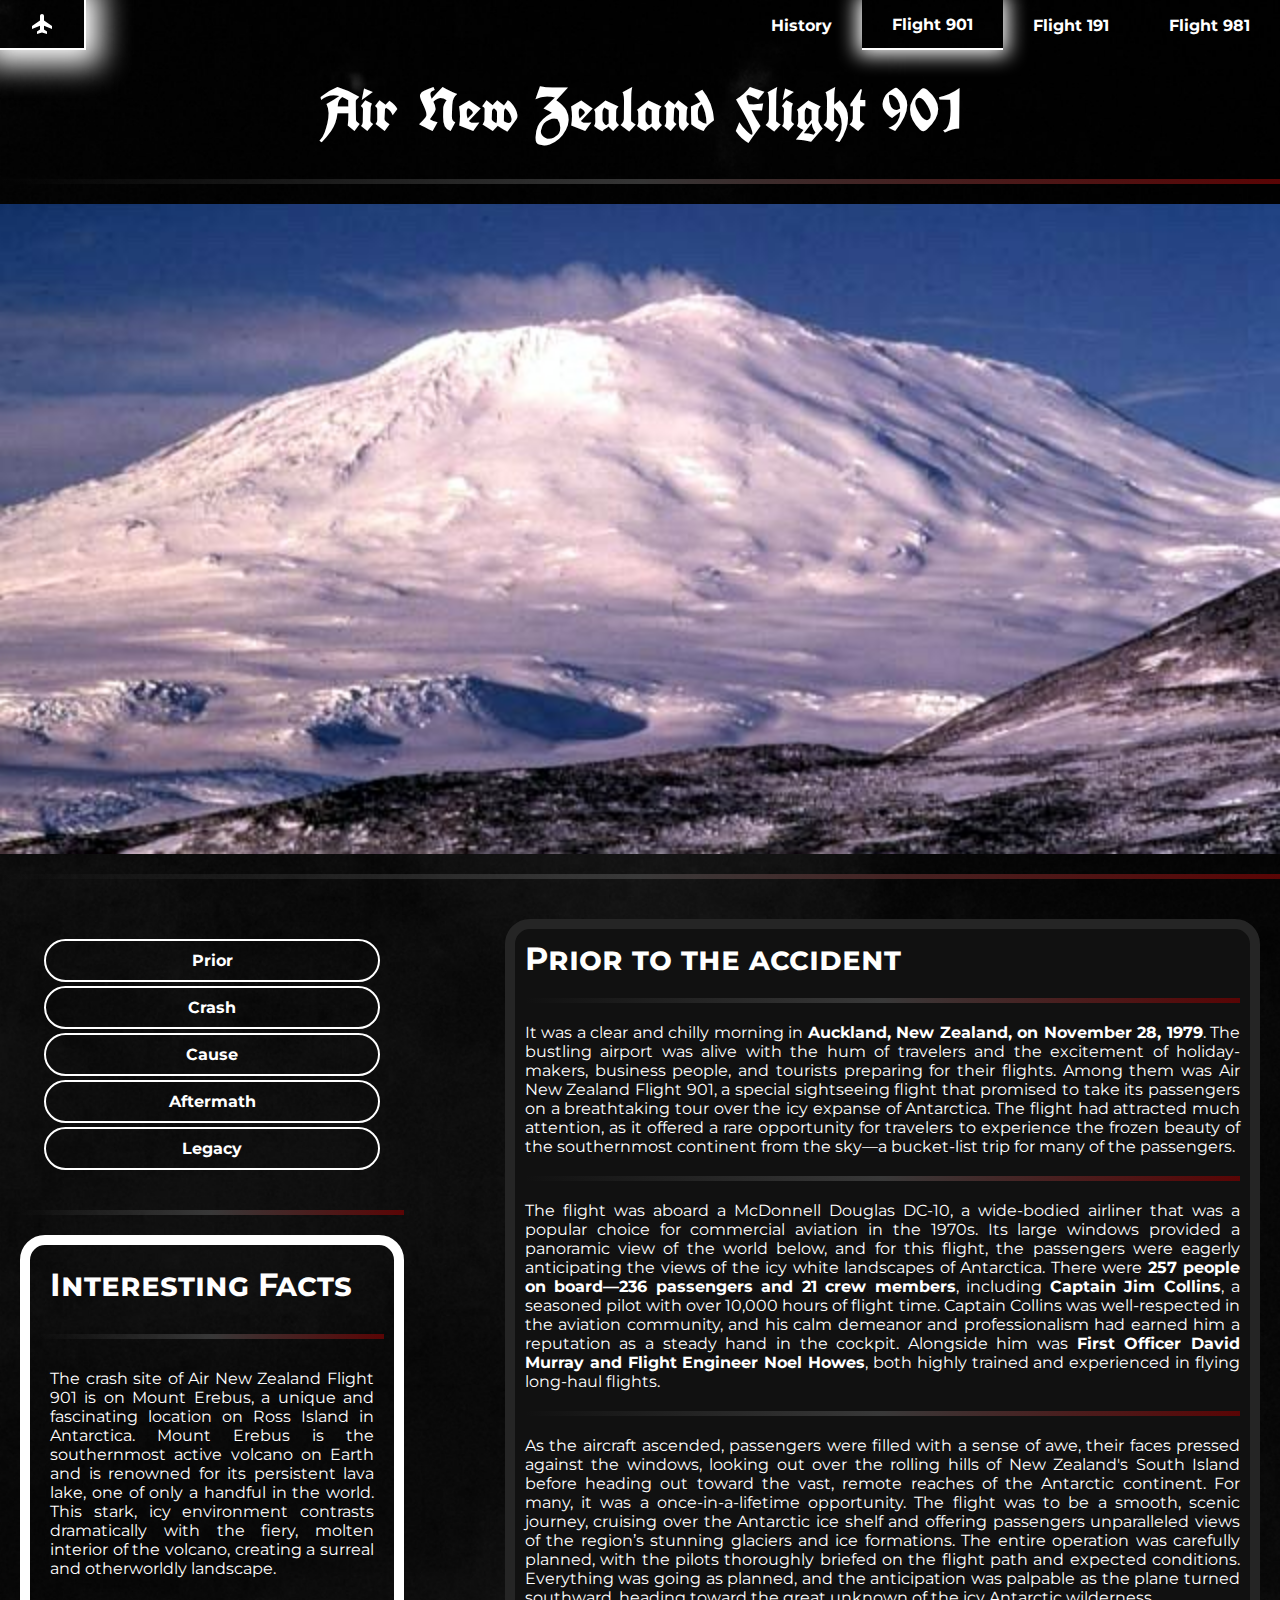
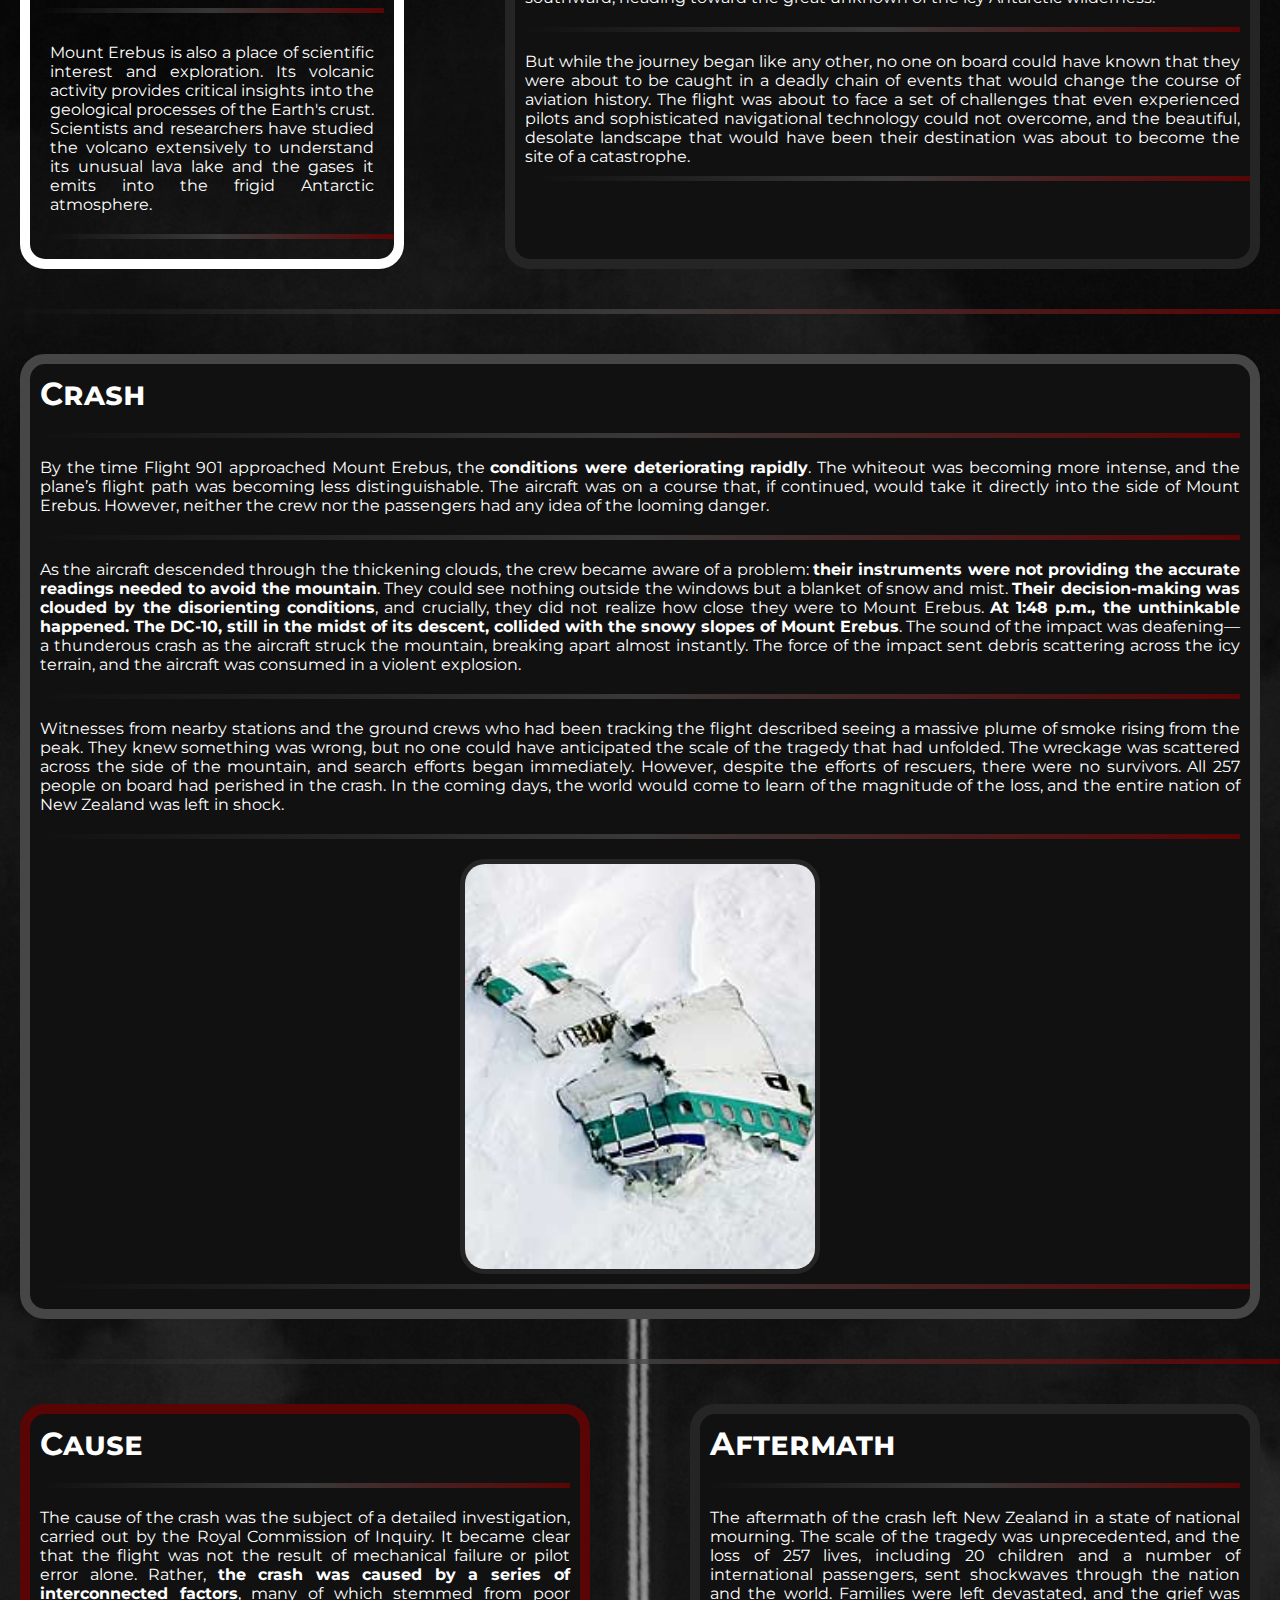
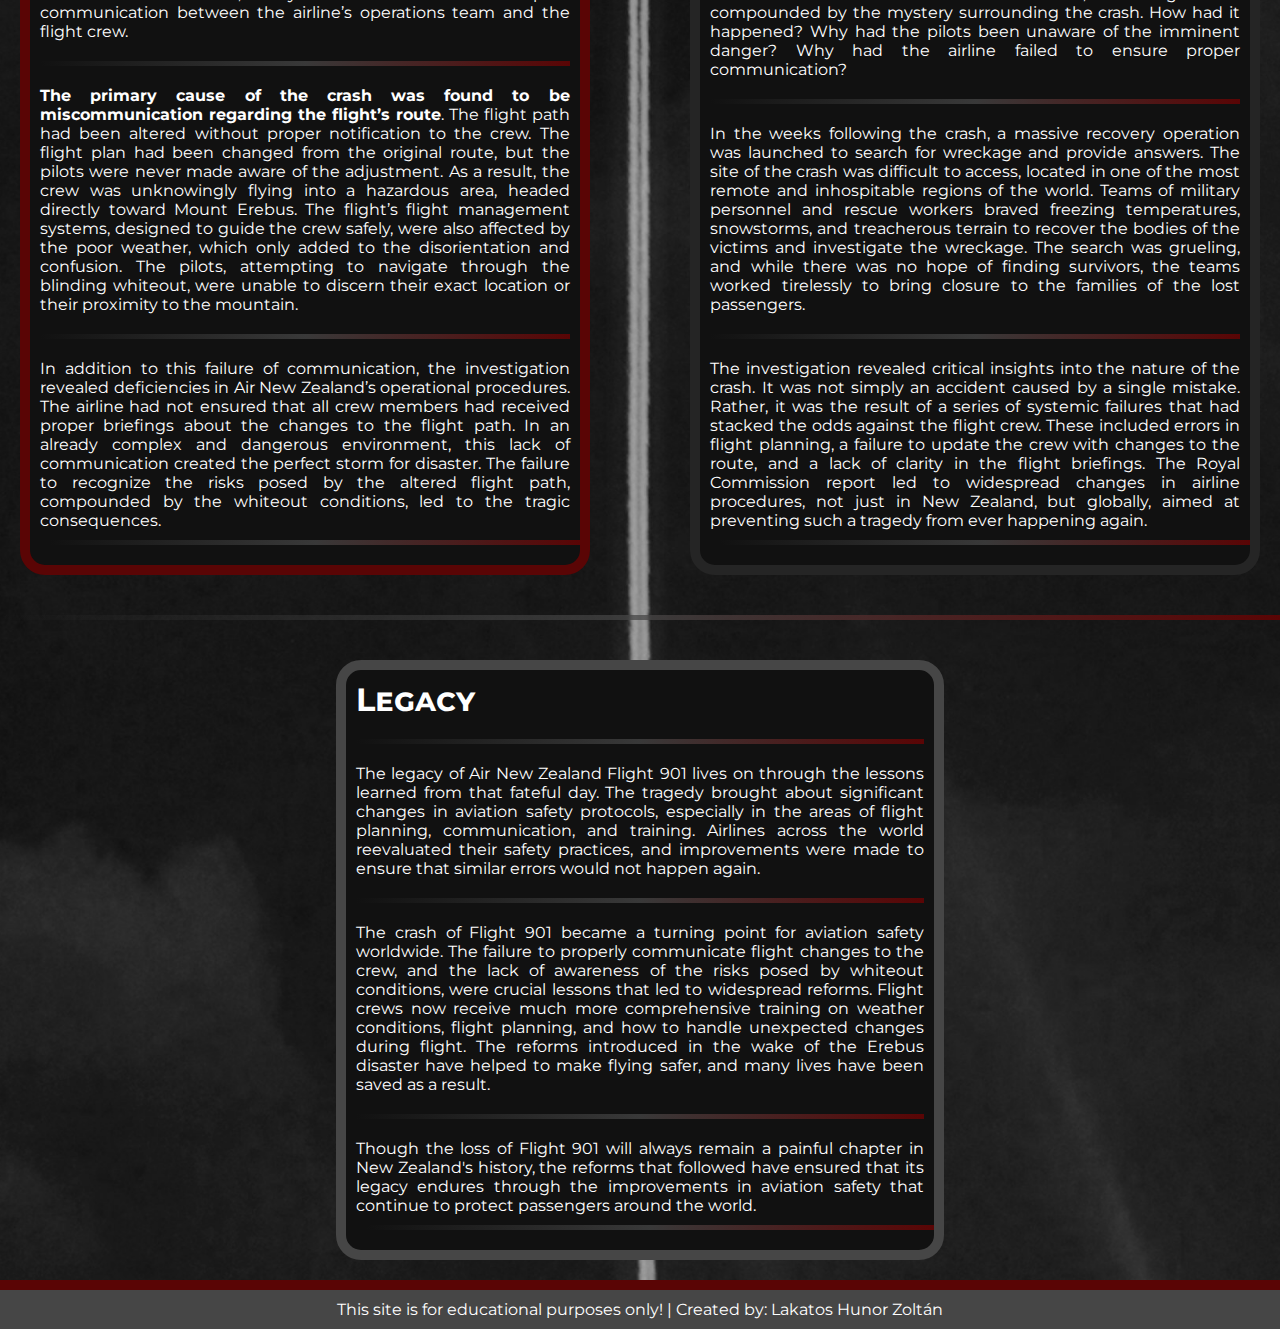
<file: flight_901.html>
<!DOCTYPE html>
<html lang="en">

<head>
    <meta charset="UTF-8">
    <meta name="viewport" content="width=device-width, initial-scale=1.0">
    <title>Air New Zealand Flight 901</title>
    <link rel="stylesheet" href="style.css">
    <script src="script.js"></script>
    <meta name="author" content="Lakatos Hunor Zoltán">
    <meta name="description" content="This page tells the story of the DC-10 aircraft, 
    and its accidents, highlighting the 3 most serious ones.">
    <meta name="copyright" content="The site was created for educational purposes.">
    <link rel="icon" type="image/x-icon" href="./img/favicon.png">

</head>

<body onload="header_fgv()">
    <nav class="big-nav">
        <ul id="sidemenu"><!--ez az X-->
            <li onclick="disappear()"><a href="#"><svg class="x" xmlns="http://www.w3.org/2000/svg" height="24px"
                        viewBox="0 -960 960 960" width="24px" fill="#ffffff">
                        <path
                            d="m256-200-56-56 224-224-224-224 56-56 224 224 224-224 56 56-224 224 224 224-56 56-224-224-224 224Z" />
                    </svg></a></li>
            <li><a href="index.html">Home</a></li>
            <li><a href="history.html">History</a></li>
            <li><a href="flight_901.html">Flight 901</a></li>
            <li><a href="flight_191.html">Flight 191</a></li>
            <li><a href="flight_981.html">Flight 981</a></li>
        </ul>
        <ul>
            <li><a href="index.html" class="logo"><svg xmlns="http://www.w3.org/2000/svg" height="24px"
                        viewBox="0 -960 960 960" width="24px" fill="#ffffff">
                        <path
                            d="M280-80v-100l120-84v-144L80-280v-120l320-224v-176q0-33 23.5-56.5T480-880q33 0 56.5 23.5T560-800v176l320 224v120L560-408v144l120 84v100l-200-60-200 60Z" />
                    </svg></a></li>
            <!--<li class="disappear"><a href="index.html">Home</a></li>-->
            <li class="disappear"><a href="history.html">History</a></li>
            <li class="disappear"><a href="flight_901.html" id="current">Flight 901</a></li>
            <li class="disappear"><a href="flight_191.html">Flight 191</a></li>
            <li class="disappear"><a href="flight_981.html">Flight 981</a></li>
            <li class="menubutton" onclick="appear()"><a href="#"><svg xmlns="http://www.w3.org/2000/svg" height="24px"
                        viewBox="0 -960 960 960" width="24px" fill="#ffffff">
                        <path d="M120-240v-80h720v80H120Zm0-200v-80h720v80H120Zm0-200v-80h720v80H120Z" />
                        <!--ez a 3 pont-->
                    </svg></a></li>
        </ul>
    </nav>
    <header>
        <div><span id="header-one">Air</span></div>
        <div><span id="header-two">New Zealand</span></div>
        <div><span id="header-three">Flight
                901</span></div>
    </header>
    <hr>
    <div class="flight-zea-img"></div>
    <hr>

    <div class="container">
        <aside class="aside-container">
            <nav>
                <ul>
                    <li><a href="#prior-id">Prior</a></li>
                    <li><a href="#crash-id">Crash</a></li>
                    <li><a href="#cause-id">Cause</a></li>
                    <li><a href="#aftermath-id">Aftermath</a></li>
                    <li><a href="#legacy-id">Legacy</a></li>
                </ul>
            </nav>
            <hr>
            <div class="under-mini-nav">
                <h1>Interesting Facts</h1>
                <hr>
                <p>The crash site of Air New Zealand Flight 901 is on Mount Erebus, a unique and fascinating location on
                    Ross Island in Antarctica. Mount Erebus is the southernmost active volcano on Earth and is renowned
                    for its persistent lava lake, one of only a handful in the world. This stark, icy environment
                    contrasts dramatically with the fiery, molten interior of the volcano, creating a surreal and
                    otherworldly landscape.
                </p>
                <hr>
                <p>Mount Erebus is also a place of scientific interest and exploration. Its volcanic activity provides
                    critical insights into the geological processes of the Earth's crust. Scientists and researchers
                    have studied the volcano extensively to understand its unusual lava lake and the gases it emits into
                    the frigid Antarctic atmosphere.
                </p>
                <hr>
            </div>
        </aside>

        <section class="prior" id="prior-id">
            <h1>Prior to the accident</h1>
            <hr>
            <p>It was a clear and chilly morning in <span class="intexthighlighting">Auckland, New Zealand, on November
                    28, 1979</span>. The bustling airport
                was alive with the hum of travelers and the excitement of holiday-makers, business people, and tourists
                preparing for their flights. Among them was Air New Zealand Flight 901, a special sightseeing flight
                that promised to take its passengers on a breathtaking tour over the icy expanse of Antarctica. The
                flight had attracted much attention, as it offered a rare opportunity for travelers to experience the
                frozen beauty of the southernmost continent from the sky—a bucket-list trip for many of the passengers.
            </p>
            <hr>

            <p>The flight was aboard a McDonnell Douglas DC-10, a wide-bodied airliner that was a popular choice for
                commercial aviation in the 1970s. Its large windows provided a panoramic view of the world below, and
                for this flight, the passengers were eagerly anticipating the views of the icy white landscapes of
                Antarctica. There were <span class="intexthighlighting">257 people on board—236 passengers and 21 crew
                    members</span>, including <span class="intexthighlighting">Captain Jim
                    Collins</span>, a seasoned pilot with over 10,000 hours of flight time. Captain Collins was
                well-respected in
                the aviation community, and his calm demeanor and professionalism had earned him a reputation as a
                steady hand in the cockpit. Alongside him was <span class="intexthighlighting">First Officer David
                    Murray and Flight Engineer Noel
                    Howes</span>, both highly trained and experienced in flying long-haul flights.</p>
            <hr>

            <p>As the aircraft ascended, passengers were filled with a sense of awe, their faces pressed against the
                windows, looking out over the rolling hills of New Zealand's South Island before heading out toward the
                vast, remote reaches of the Antarctic continent. For many, it was a once-in-a-lifetime opportunity. The
                flight was to be a smooth, scenic journey, cruising over the Antarctic ice shelf and offering passengers
                unparalleled views of the region’s stunning glaciers and ice formations. The entire operation was
                carefully planned, with the pilots thoroughly briefed on the flight path and expected conditions.
                Everything was going as planned, and the anticipation was palpable as the plane turned southward,
                heading toward the great unknown of the icy Antarctic wilderness.</p>
            <hr>

            <p>But while the journey began like any other, no one on board could have known that they were about to be
                caught in a deadly chain of events that would change the course of aviation history. The flight was
                about to face a set of challenges that even experienced pilots and sophisticated navigational technology
                could not overcome, and the beautiful, desolate landscape that would have been their destination was
                about to become the site of a catastrophe.</p>
            <hr>
        </section>
        <hr>
        <article class="crash" id="crash-id">
            <h1>Crash</h1>
            <hr>
            <p>By the time Flight 901 approached Mount Erebus, the <span class="intexthighlighting">conditions were
                    deteriorating rapidly</span>. The whiteout
                was becoming more intense, and the plane’s flight path was becoming less distinguishable. The aircraft
                was on a course that, if continued, would take it directly into the side of Mount Erebus. However,
                neither the crew nor the passengers had any idea of the looming danger.</p>
            <hr>

            <p>As the aircraft descended through the thickening clouds, the crew became aware of a problem: <span
                    class="intexthighlighting">their
                    instruments were not providing the accurate readings needed to avoid the mountain</span>. They could
                see
                nothing outside the windows but a blanket of snow and mist. <span class="intexthighlighting">Their
                    decision-making was clouded by the
                    disorienting conditions</span>, and crucially, they did not realize how close they were to Mount
                Erebus. <span class="intexthighlighting">At
                    1:48 p.m., the unthinkable happened. The DC-10, still in the midst of its descent, collided with the
                    snowy slopes of Mount Erebus</span>. The sound of the impact was deafening—a thunderous crash as the
                aircraft
                struck the mountain, breaking apart almost instantly. The force of the impact sent debris scattering
                across the icy terrain, and the aircraft was consumed in a violent explosion.</p>
            <hr>

            <p>Witnesses from nearby stations and the ground crews who had been tracking the flight described seeing a
                massive plume of smoke rising from the peak. They knew something was wrong, but no one could have
                anticipated the scale of the tragedy that had unfolded. The wreckage was scattered across the side of
                the mountain, and search efforts began immediately. However, despite the efforts of rescuers, there were
                no survivors. All 257 people on board had perished in the crash. In the coming days, the world would
                come to learn of the magnitude of the loss, and the entire nation of New Zealand was left in shock.</p>
            <hr>

            <img id="zea-remains" src="img/Air_New_Zealand_Flight_901_remains.jpg"
                alt="Remains of Air New Zealand Flight 901" title="Remains of Air New Zealand Flight 901"
                class="intertextimage">
            <hr>
        </article>
        <hr>
        <section class="cause" id="cause-id">
            <h1>Cause</h1>
            <hr>
            <p>The cause of the crash was the subject of a detailed investigation, carried out by the Royal Commission
                of Inquiry. It became clear that the flight was not the result of mechanical failure or pilot error
                alone. Rather, <span class="intexthighlighting">the crash was caused by a series of interconnected
                    factors</span>, many of which stemmed from
                poor communication between the airline’s operations team and the flight crew.</p>
            <hr>

            <p><span class="intexthighlighting">The primary cause of the crash was found to be miscommunication
                    regarding the flight’s route</span>. The
                flight path had been altered without proper notification to the crew. The flight plan had been changed
                from the original route, but the pilots were never made aware of the adjustment. As a result, the crew
                was unknowingly flying into a hazardous area, headed directly toward Mount Erebus. The flight’s flight
                management systems, designed to guide the crew safely, were also affected by the poor weather, which
                only added to the disorientation and confusion. The pilots, attempting to navigate through the blinding
                whiteout, were unable to discern their exact location or their proximity to the mountain.</p>
            <hr>

            <p>In addition to this failure of communication, the investigation revealed deficiencies in Air New
                Zealand’s operational procedures. The airline had not ensured that all crew members had received proper
                briefings about the changes to the flight path. In an already complex and dangerous environment, this
                lack of communication created the perfect storm for disaster. The failure to recognize the risks posed
                by the altered flight path, compounded by the whiteout conditions, led to the tragic consequences.</p>
            <hr>
        </section>

        <section class="aftermath" id="aftermath-id">
            <h1>Aftermath</h1>
            <hr>
            <p>The aftermath of the crash left New Zealand in a state of national mourning. The scale of the tragedy was
                unprecedented, and the loss of 257 lives, including 20 children and a number of international
                passengers, sent shockwaves through the nation and the world. Families were left devastated, and the
                grief was compounded by the mystery surrounding the crash. How had it happened? Why had the pilots been
                unaware of the imminent danger? Why had the airline failed to ensure proper communication?</p>
            <hr>

            <p>In the weeks following the crash, a massive recovery operation was launched to search for wreckage and
                provide answers. The site of the crash was difficult to access, located in one of the most remote and
                inhospitable regions of the world. Teams of military personnel and rescue workers braved freezing
                temperatures, snowstorms, and treacherous terrain to recover the bodies of the victims and investigate
                the wreckage. The search was grueling, and while there was no hope of finding survivors, the teams
                worked tirelessly to bring closure to the families of the lost passengers.</p>
            <hr>

            <p>The investigation revealed critical insights into the nature of the crash. It was not simply an accident
                caused by a single mistake. Rather, it was the result of a series of systemic failures that had stacked
                the odds against the flight crew. These included errors in flight planning, a failure to update the crew
                with changes to the route, and a lack of clarity in the flight briefings. The Royal Commission
                report led to widespread changes in airline procedures, not just in New Zealand, but globally, aimed at
                preventing such a tragedy from ever happening again.</p>
            <hr>
        </section>
        <hr>
        <section class="legacy zea-legacy" id="legacy-id">
            <h1>Legacy</h1>
            <hr>
            <p>The legacy of Air New Zealand Flight 901 lives on through the lessons learned from that fateful day. The
                tragedy brought about significant changes in aviation safety protocols, especially in the areas of
                flight planning, communication, and training. Airlines across the world reevaluated their safety
                practices, and improvements were made to ensure that similar errors would not happen again.</p>
            <hr>

            <p>The crash of Flight 901 became a turning point for aviation safety worldwide. The failure to properly
                communicate flight changes to the crew, and the lack of awareness of the risks posed by whiteout
                conditions, were crucial lessons that led to widespread reforms. Flight crews now receive much more
                comprehensive training on weather conditions, flight planning, and how to handle unexpected changes
                during flight. The reforms introduced in the wake of the Erebus disaster have helped to make flying
                safer, and many lives have been saved as a result.</p>
            <hr>

            <p>Though the loss of Flight 901 will always remain a painful chapter in New Zealand's history, the reforms
                that followed have ensured that its legacy endures through the improvements in aviation safety that
                continue to protect passengers around the world.</p>
            <hr>
        </section>

        <footer>
            <p>This site is for educational purposes only! | Created by: Lakatos Hunor Zoltán</p>
        </footer>
    </div>



</body>

</html>
</file>
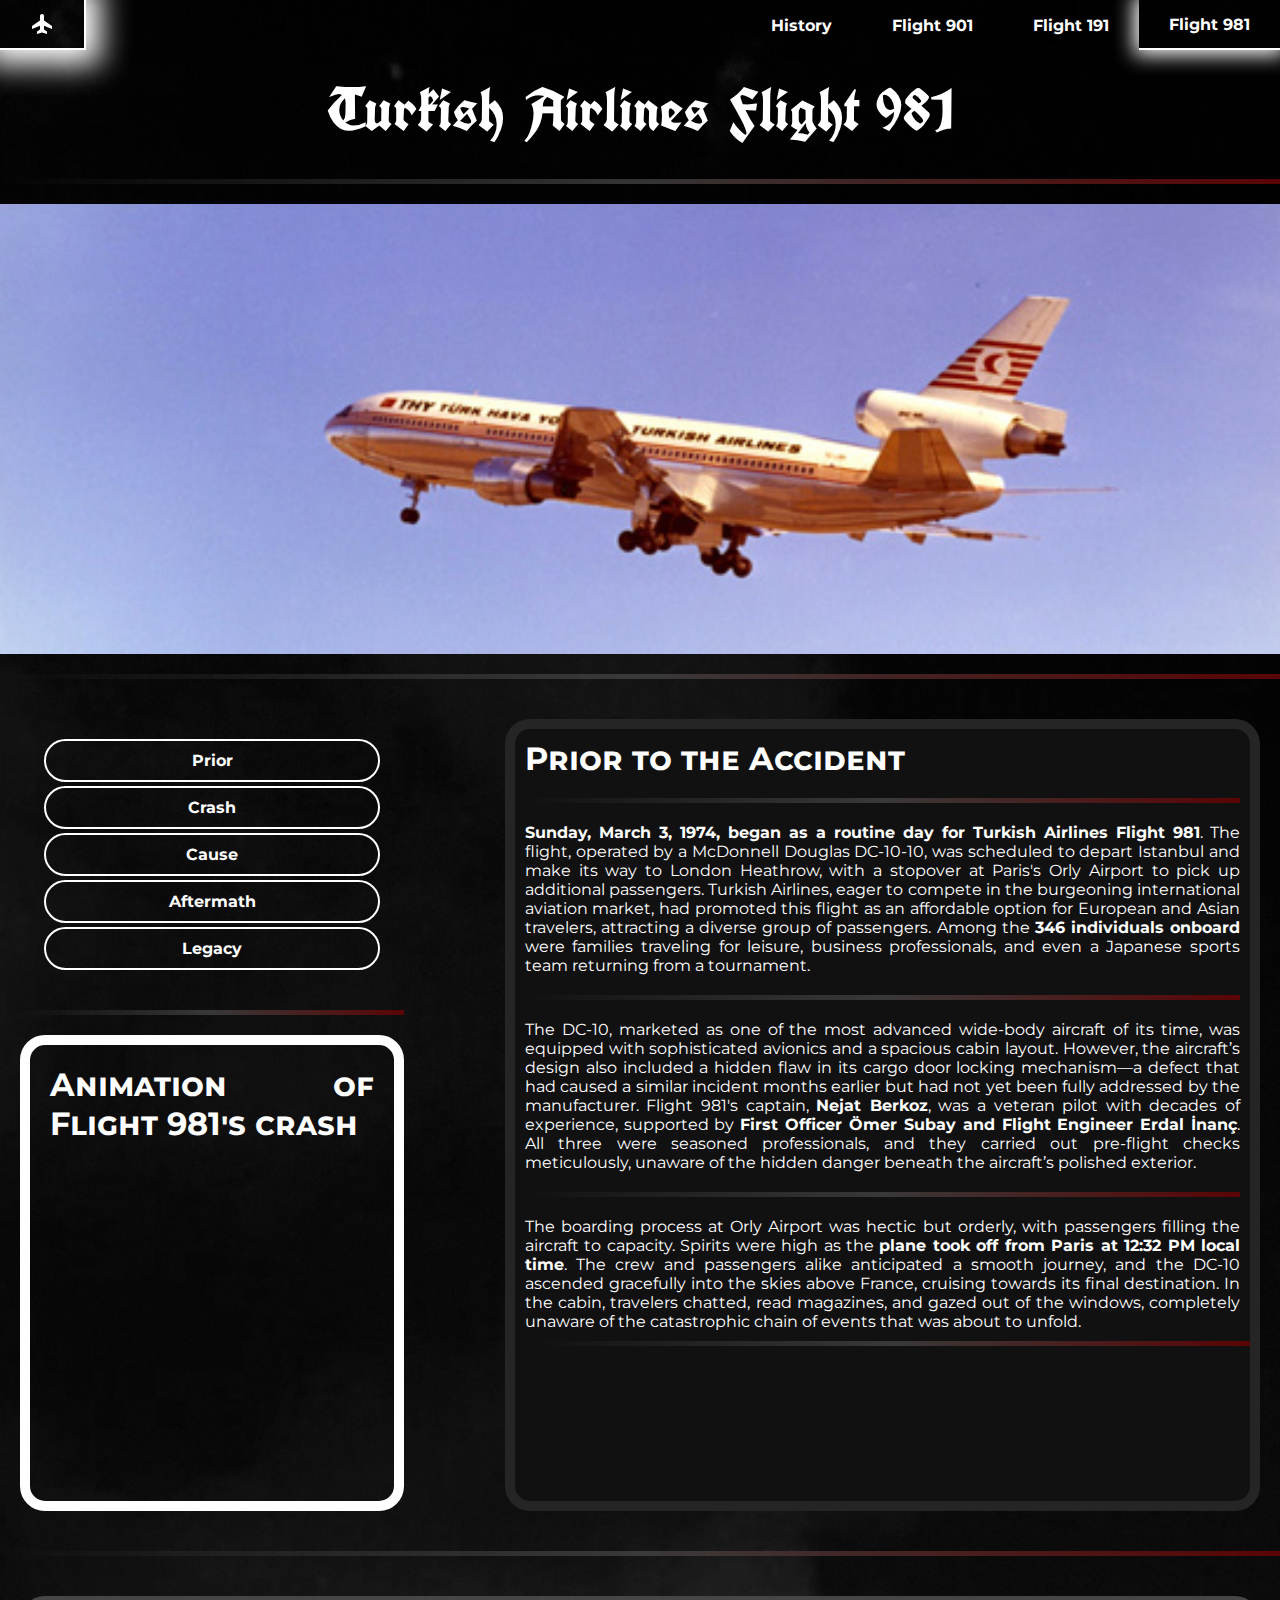
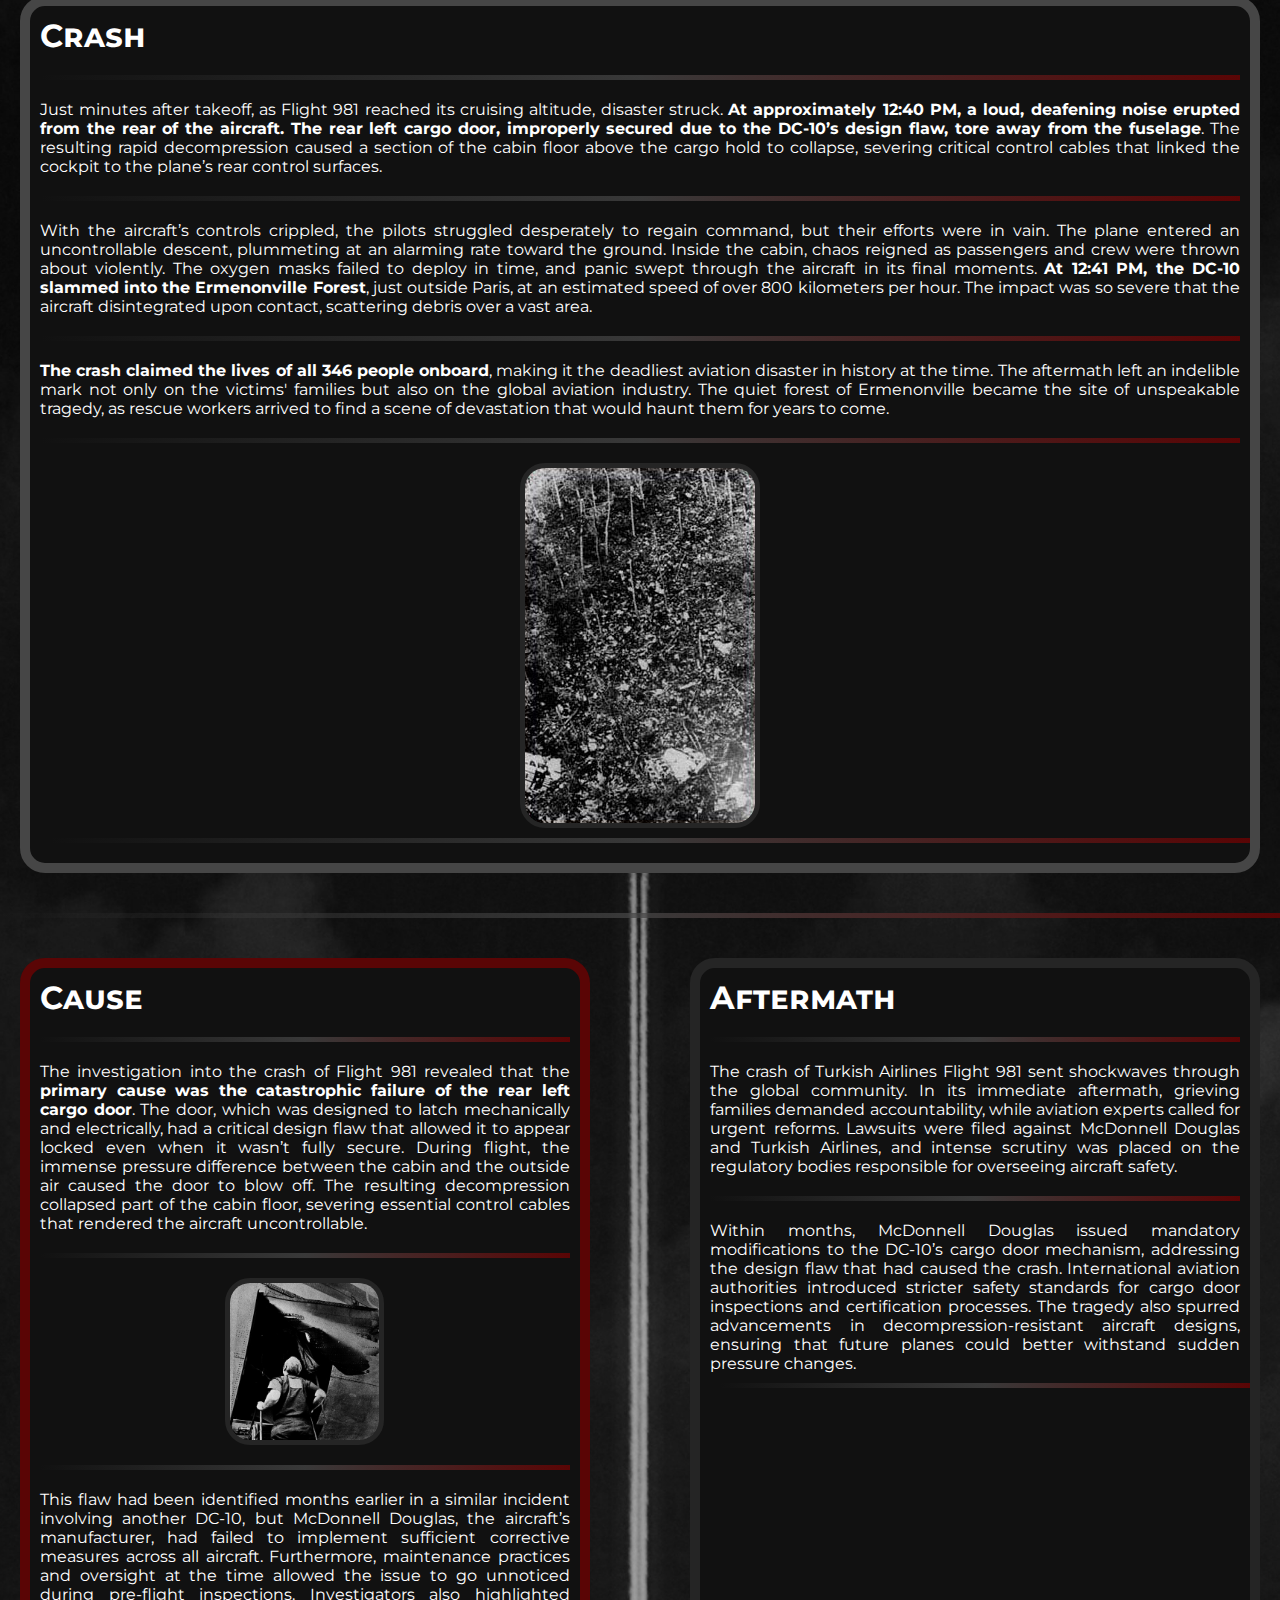
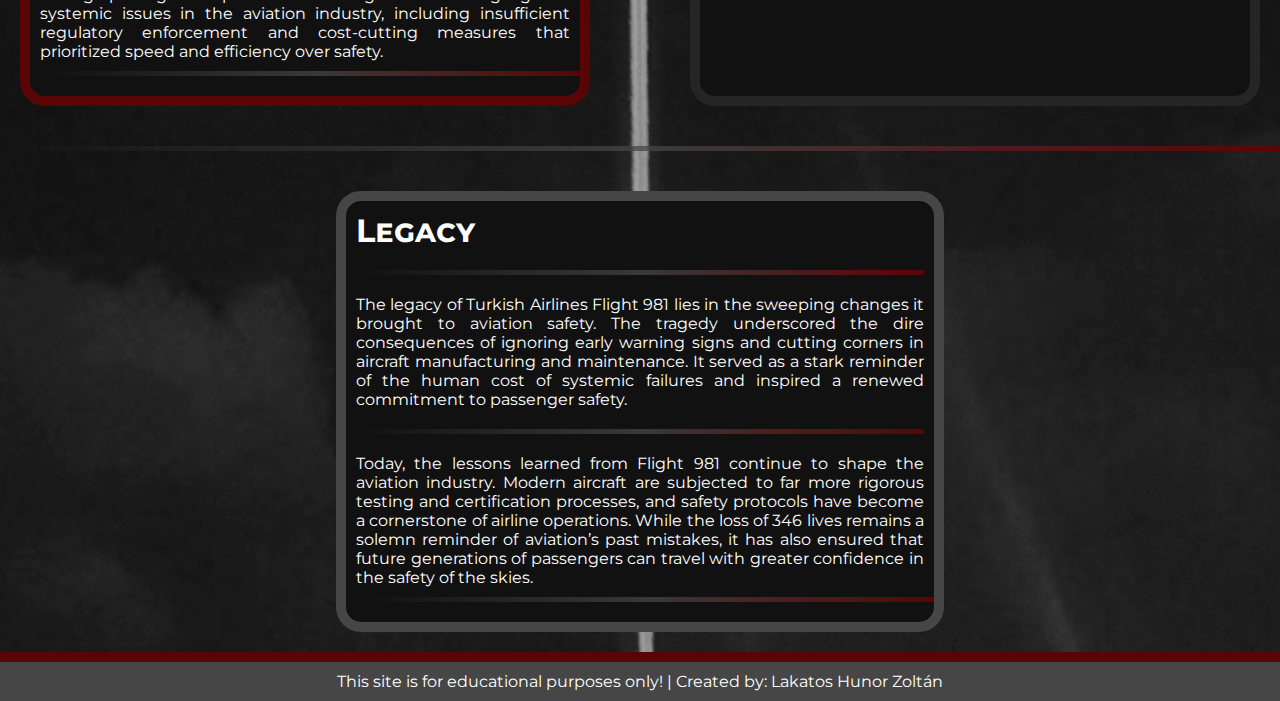
<file: flight_981.html>
<!DOCTYPE html>
<html lang="en">

<head>
    <meta charset="UTF-8">
    <meta name="viewport" content="width=device-width, initial-scale=1.0">
    <title>Turkish Airlines Flight 981</title>
    <link rel="stylesheet" href="style.css">
    <script src="script.js"></script>
    <meta name="author" content="Lakatos Hunor Zoltán">
    <meta name="description" content="This page tells the story of the DC-10 aircraft, 
    and its accidents, highlighting the 3 most serious ones.">
    <meta name="copyright" content="The site was created for educational purposes.">
    <link rel="icon" type="image/x-icon" href="./img/favicon.png">
</head>

<body onload="header_fgv()">
    <nav class="big-nav">
        <ul id="sidemenu"><!--ez az X-->
            <li onclick="disappear()"><a href="#"><svg class="x" xmlns="http://www.w3.org/2000/svg" height="24px"
                        viewBox="0 -960 960 960" width="24px" fill="#ffffff">
                        <path
                            d="m256-200-56-56 224-224-224-224 56-56 224 224 224-224 56 56-224 224 224 224-56 56-224-224-224 224Z" />
                    </svg></a></li>
            <li><a href="index.html">Home</a></li>
            <li><a href="history.html">History</a></li>
            <li><a href="flight_901.html">Flight 901</a></li>
            <li><a href="flight_191.html">Flight 191</a></li>
            <li><a href="flight_981.html">Flight 981</a></li>
        </ul>
        <ul>
            <li><a href="index.html" class="logo"><svg xmlns="http://www.w3.org/2000/svg" height="24px"
                        viewBox="0 -960 960 960" width="24px" fill="#ffffff">
                        <path
                            d="M280-80v-100l120-84v-144L80-280v-120l320-224v-176q0-33 23.5-56.5T480-880q33 0 56.5 23.5T560-800v176l320 224v120L560-408v144l120 84v100l-200-60-200 60Z" />
                    </svg></a></li>
            <!--<li class="disappear"><a href="index.html">Home</a></li>-->
            <li class="disappear"><a href="history.html">History</a></li>
            <li class="disappear"><a href="flight_901.html">Flight 901</a></li>
            <li class="disappear"><a href="flight_191.html">Flight 191</a></li>
            <li class="disappear"><a href="flight_981.html" id="current">Flight 981</a></li>
            <li class="menubutton" onclick="appear()"><a href="#"><svg xmlns="http://www.w3.org/2000/svg" height="24px"
                        viewBox="0 -960 960 960" width="24px" fill="#ffffff">
                        <path d="M120-240v-80h720v80H120Zm0-200v-80h720v80H120Zm0-200v-80h720v80H120Z" />
                        <!--ez a 3 pont-->
                    </svg></a></li>
        </ul>
    </nav>
    <header>
        <div><span id="header-one">Turkish</span></div>
        <div><span id="header-two">Airlines</span></div>
        <div><span id="header-three">Flight
                981</span></div>



    </header>
    <hr>
    <div class="flight-tur-img"></div>
    <hr>

    <div class="container">
        <aside class="aside-container">
            <nav>
                <ul>
                    <li><a href="#prior-id">Prior</a></li>
                    <li><a href="#crash-id">Crash</a></li>
                    <li><a href="#cause-id">Cause</a></li>
                    <li><a href="#aftermath-id">Aftermath</a></li>
                    <li><a href="#legacy-id">Legacy</a></li>
                </ul>
            </nav>
            <hr>
            <div class="under-mini-nav">
                <h1>Animation of Flight 981's crash</h1>
                <br>
                <iframe class="tur-video" width="560" height="315"
                    src="https://www.youtube.com/embed/ZqV4B8bJjI0?si=w5Ajfb-7-z9x8ADw" title="YouTube video player"
                    frameborder="0"
                    allow="accelerometer; autoplay; clipboard-write; encrypted-media; gyroscope; picture-in-picture; web-share"
                    referrerpolicy="strict-origin-when-cross-origin" allowfullscreen></iframe>
            </div>
        </aside>

        <section class="prior" id="prior-id">
            <h1>Prior to the Accident</h1>
            <hr>
            <p><span class="intexthighlighting">Sunday, March 3, 1974, began as a routine day for Turkish Airlines
                    Flight 981</span>. The flight, operated by a
                McDonnell Douglas DC-10-10, was scheduled to depart Istanbul and make its way to London Heathrow, with a
                stopover at Paris's Orly Airport to pick up additional passengers. Turkish Airlines, eager to compete in
                the burgeoning international aviation market, had promoted this flight as an affordable option for
                European and Asian travelers, attracting a diverse group of passengers. Among the <span
                    class="intexthighlighting">346 individuals
                    onboard</span> were families traveling for leisure, business professionals, and even a Japanese
                sports team
                returning from a tournament.</p>
            <hr>
            <p>The DC-10, marketed as one of the most advanced wide-body aircraft of its time, was equipped with
                sophisticated avionics and a spacious cabin layout. However, the aircraft’s design also included a
                hidden flaw in its cargo door locking mechanism—a defect that had caused a similar incident months
                earlier but had not yet been fully addressed by the manufacturer. Flight 981's captain, <span
                    class="intexthighlighting">Nejat Berkoz</span>,
                was a veteran pilot with decades of experience, supported by <span class="intexthighlighting">First
                    Officer Ömer Subay and Flight
                    Engineer Erdal İnanç</span>. All three were seasoned professionals, and they carried out pre-flight
                checks
                meticulously, unaware of the hidden danger beneath the aircraft’s polished exterior.</p>
            <hr>
            <p>The boarding process at Orly Airport was hectic but orderly, with passengers filling the aircraft to
                capacity. Spirits were high as the <span class="intexthighlighting">plane took off from Paris at 12:32
                    PM local time</span>. The crew and
                passengers alike anticipated a smooth journey, and the DC-10 ascended gracefully into the skies above
                France, cruising towards its final destination. In the cabin, travelers chatted, read magazines, and
                gazed out of the windows, completely unaware of the catastrophic chain of events that was about to
                unfold.</p>
            <hr>
        </section>
        <hr>
        <article class="crash" id="crash-id">
            <h1>Crash</h1>
            <hr>
            <p>Just minutes after takeoff, as Flight 981 reached its cruising altitude, disaster struck. <span
                    class="intexthighlighting">At
                    approximately 12:40 PM, a loud, deafening noise erupted from the rear of the aircraft. The rear left
                    cargo door, improperly secured due to the DC-10’s design flaw, tore away from the fuselage</span>.
                The
                resulting rapid decompression caused a section of the cabin floor above the cargo hold to collapse,
                severing critical control cables that linked the cockpit to the plane’s rear control surfaces.</p>
            <hr>
            <p>With the aircraft’s controls crippled, the pilots struggled desperately to regain command, but their
                efforts were in vain. The plane entered an uncontrollable descent, plummeting at an alarming rate toward
                the ground. Inside the cabin, chaos reigned as passengers and crew were thrown about violently. The
                oxygen masks failed to deploy in time, and panic swept through the aircraft in its final moments. <span
                    class="intexthighlighting">At
                    12:41 PM, the DC-10 slammed into the Ermenonville Forest</span>, just outside Paris, at an estimated
                speed of
                over 800 kilometers per hour. The impact was so severe that the aircraft disintegrated upon contact,
                scattering debris over a vast area.</p>
            <hr>
            <p><span class="intexthighlighting">The crash claimed the lives of all 346 people onboard</span>, making it
                the deadliest aviation disaster in
                history at the time. The aftermath left an indelible mark not only on the victims' families but also on
                the global aviation industry. The quiet forest of Ermenonville became the site of unspeakable tragedy,
                as rescue workers arrived to find a scene of devastation that would haunt them for years to come.</p>
            <hr>
            <img id="tur-remains" src="img/TK981_crash_site.jpg" alt="Remains of Turkish Airlines Flight 981"
                title="Remains of Turkish Airlines Flight 981" class="intertextimage">
            <hr>
        </article>
        <hr>
        <section class="cause" id="cause-id">
            <h1>Cause</h1>
            <hr>
            <p>The investigation into the crash of Flight 981 revealed that the <span class="intexthighlighting">primary
                    cause was the catastrophic
                    failure of the rear left cargo door</span>. The door, which was designed to latch mechanically and
                electrically, had a critical design flaw that allowed it to appear locked even when it wasn’t fully
                secure. During flight, the immense pressure difference between the cabin and the outside air caused the
                door to blow off. The resulting decompression collapsed part of the cabin floor, severing essential
                control cables that rendered the aircraft uncontrollable.</p>
            <hr>
            <img src="img/Photo_of_American_Airlines_Flight_96_cargo_door.jpg"
                alt="American Airlines FLight 96 cargo door, same door malfunctioned in both flights"
                class="first-acc-pic intertextimage">
            <hr>
            <p>This flaw had been identified months earlier in a similar incident involving another DC-10, but McDonnell
                Douglas, the aircraft’s manufacturer, had failed to implement sufficient corrective measures across all
                aircraft. Furthermore, maintenance practices and oversight at the time allowed the issue to go unnoticed
                during pre-flight inspections. Investigators also highlighted systemic issues in the aviation industry,
                including insufficient regulatory enforcement and cost-cutting measures that prioritized speed and
                efficiency over safety.</p>
            <hr>
        </section>

        <section class="aftermath" id="aftermath-id">
            <h1>Aftermath</h1>
            <hr>
            <p>The crash of Turkish Airlines Flight 981 sent shockwaves through the global community. In its immediate
                aftermath, grieving families demanded accountability, while aviation experts called for urgent reforms.
                Lawsuits were filed against McDonnell Douglas and Turkish Airlines, and intense scrutiny was placed on
                the regulatory bodies responsible for overseeing aircraft safety.</p>
            <hr>
            <p>Within months, McDonnell Douglas issued mandatory modifications to the DC-10’s cargo door mechanism,
                addressing the design flaw that had caused the crash. International aviation authorities introduced
                stricter safety standards for cargo door inspections and certification processes. The tragedy also
                spurred advancements in decompression-resistant aircraft designs, ensuring that future planes could
                better withstand sudden pressure changes.</p>
            <hr>
        </section>
        <hr>
        <section class="legacy zea-legacy" id="legacy-id">
            <h1>Legacy</h1>
            <hr>
            <p>The legacy of Turkish Airlines Flight 981 lies in the sweeping changes it brought to aviation safety. The
                tragedy underscored the dire consequences of ignoring early warning signs and cutting corners in
                aircraft manufacturing and maintenance. It served as a stark reminder of the human cost of systemic
                failures and inspired a renewed commitment to passenger safety.</p>
            <hr>
            <p>Today, the lessons learned from Flight 981 continue to shape the aviation industry. Modern aircraft are
                subjected to far more rigorous testing and certification processes, and safety protocols have become a
                cornerstone of airline operations. While the loss of 346 lives remains a solemn reminder of aviation’s
                past mistakes, it has also ensured that future generations of passengers can travel with greater
                confidence in the safety of the skies.</p>
            <hr>
        </section>

        <footer>
            <p>This site is for educational purposes only! | Created by: Lakatos Hunor Zoltán</p>
        </footer>
    </div>




</body>

</html>
</file>
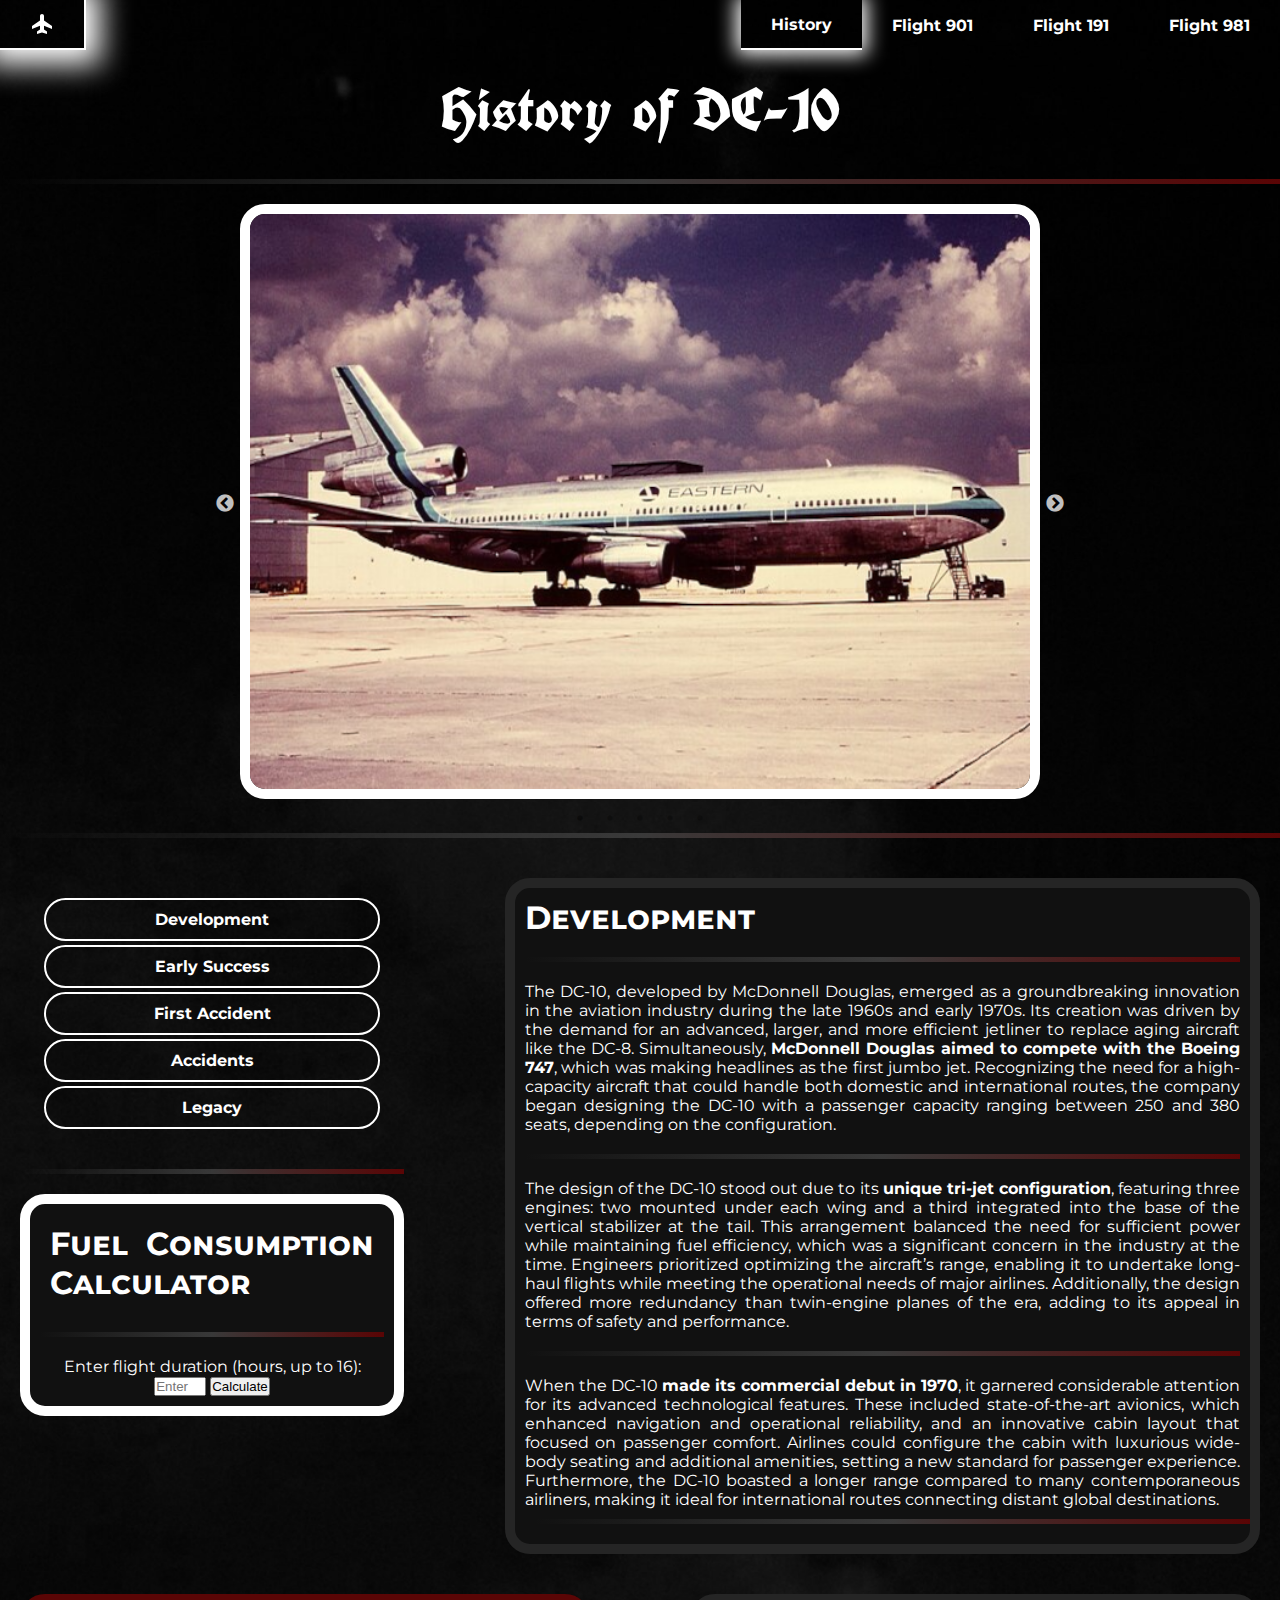
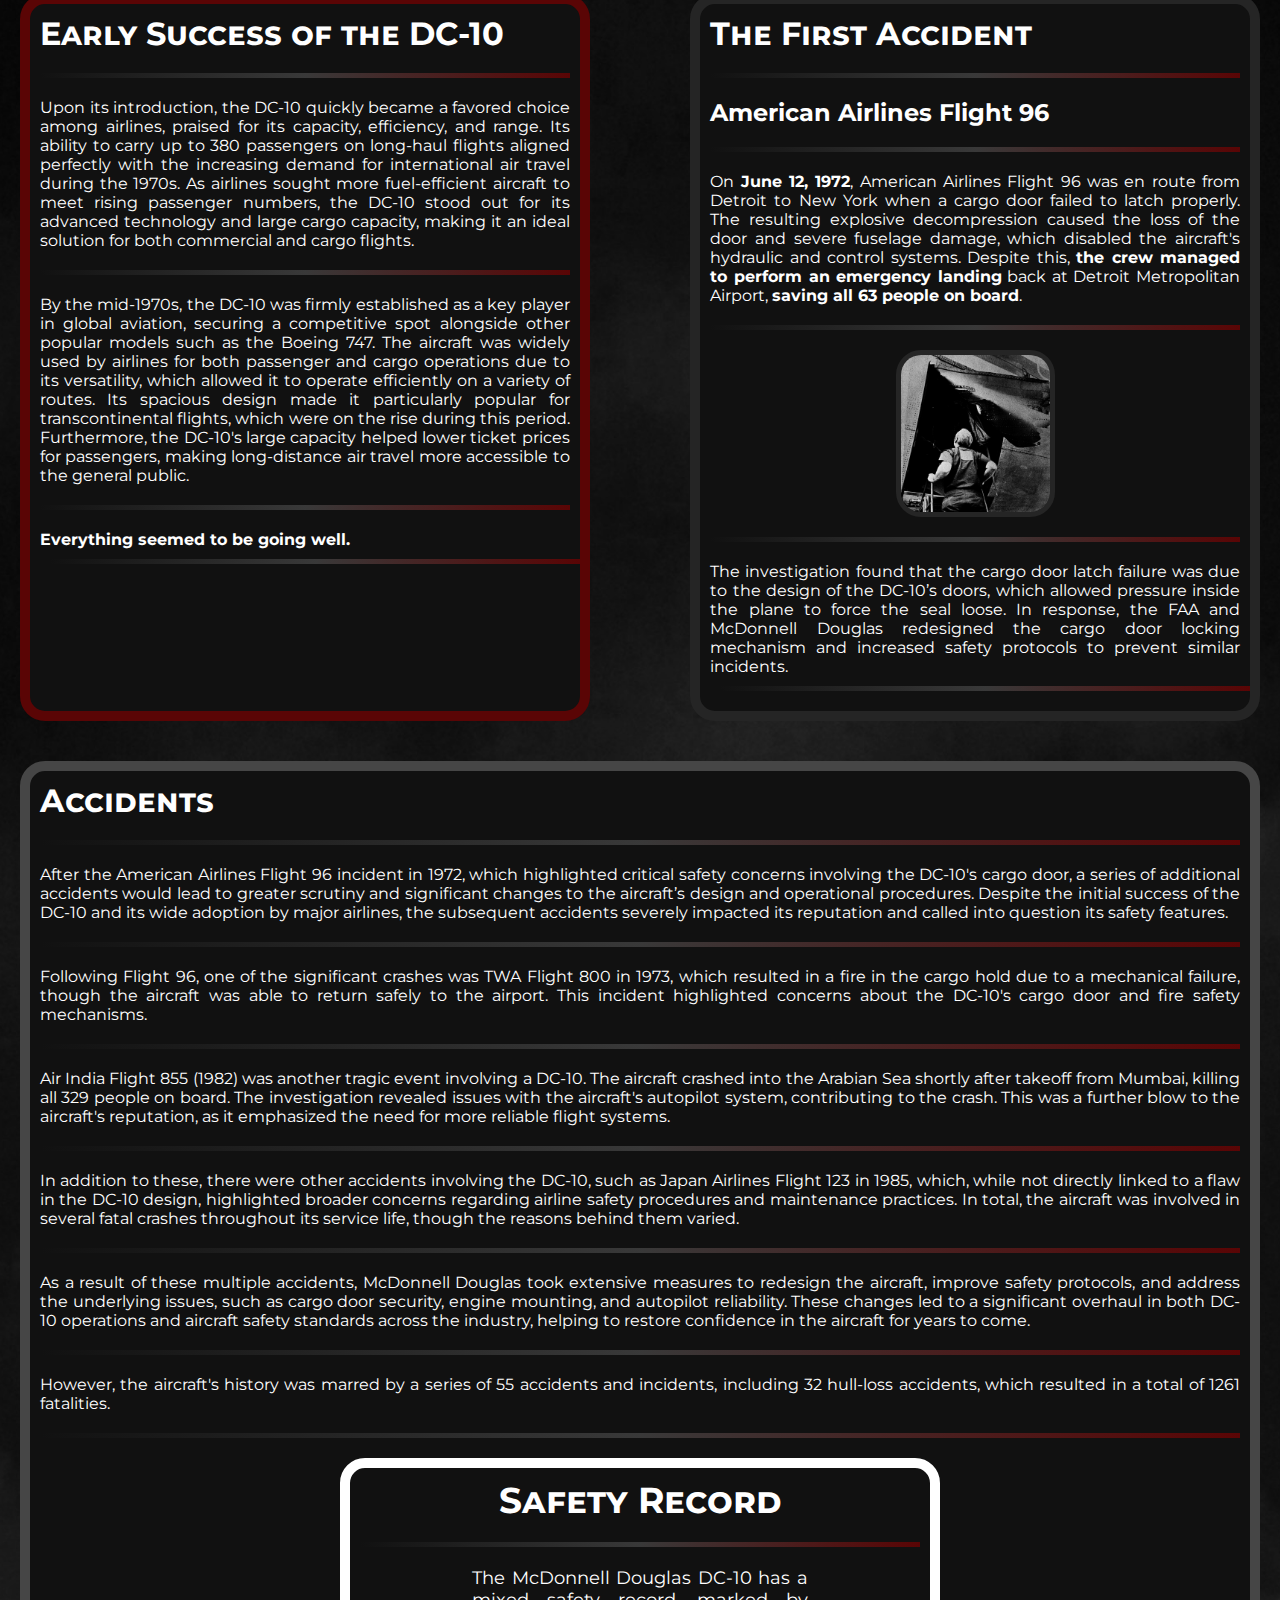
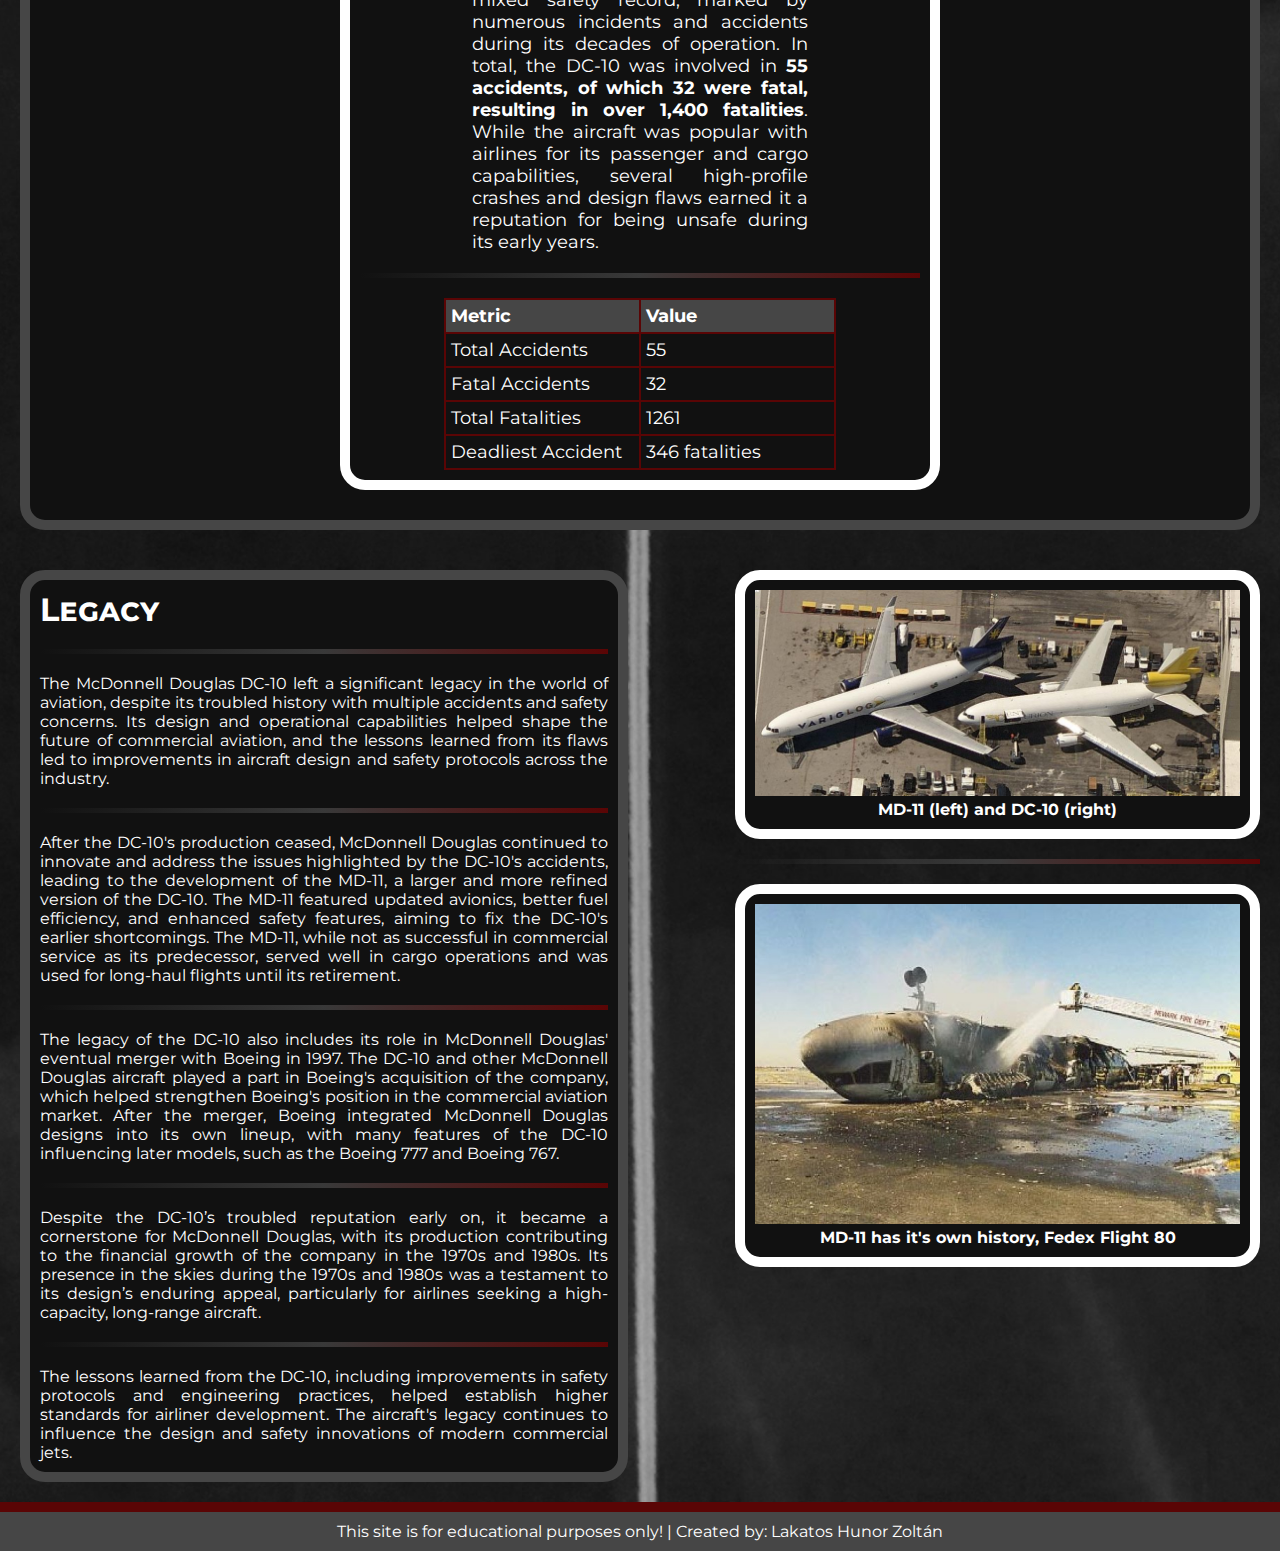
<file: history.html>
<!DOCTYPE html>
<html lang="en">

<head>
    <meta charset="UTF-8">
    <meta name="viewport" content="width=device-width, initial-scale=1.0">
    <title>History of the DC-10</title>
    <link rel="stylesheet" href="style.css">
    <script src="script.js"></script>
    <link rel="stylesheet" type="text/css" href="slick-1.8.1/slick/slick.css">
    <link rel="stylesheet" type="text/css" href="slick-1.8.1/slick/slick-theme.css">
    <meta name="author" content="Lakatos Hunor Zoltán">
    <meta name="description" content="This page tells the story of the DC-10 aircraft, 
    and its accidents, highlighting the 3 most serious ones.">
    <meta name="copyright" content="The site was created for educational purposes.">
    <link rel="icon" type="image/x-icon" href="./img/favicon.png">

</head>

<body onload="header_fgv()">
    <nav class="big-nav">
        <ul id="sidemenu"><!--ez a mobilnézetes menü-->
            <li onclick="disappear()"><a href="#"><svg class="x" xmlns="http://www.w3.org/2000/svg" height="24px"
                        viewBox="0 -960 960 960" width="24px" fill="#ffffff">
                        <path
                            d="m256-200-56-56 224-224-224-224 56-56 224 224 224-224 56 56-224 224 224 224-56 56-224-224-224 224Z" />
                    </svg></a></li>
            <li><a href="index.html">Home</a></li>
            <li><a href="history.html">History</a></li>
            <li><a href="flight_901.html">Flight 901</a></li>
            <li><a href="flight_191.html">Flight 191</a></li>
            <li><a href="flight_981.html">Flight 981</a></li>
        </ul>
        <ul>
            <li><a href="index.html" class="logo"><svg xmlns="http://www.w3.org/2000/svg" height="24px"
                        viewBox="0 -960 960 960" width="24px" fill="#ffffff">
                        <path
                            d="M280-80v-100l120-84v-144L80-280v-120l320-224v-176q0-33 23.5-56.5T480-880q33 0 56.5 23.5T560-800v176l320 224v120L560-408v144l120 84v100l-200-60-200 60Z" />
                    </svg></a></li>
            <li class="disappear"><a href="history.html" id="current">History</a></li>
            <li class="disappear"><a href="flight_901.html">Flight 901</a></li>
            <li class="disappear"><a href="flight_191.html">Flight 191</a></li>
            <li class="disappear"><a href="flight_981.html">Flight 981</a></li>
            <li class="menubutton" onclick="appear()"><a href="#"><svg xmlns="http://www.w3.org/2000/svg" height="24px"
                        viewBox="0 -960 960 960" width="24px" fill="#ffffff">
                        <path d="M120-240v-80h720v80H120Zm0-200v-80h720v80H120Zm0-200v-80h720v80H120Z" />
                        <!--ez a tabletes és számítógépes menü-->
                    </svg></a></li>
        </ul>
    </nav>
    <header>
        <div><span id="header-one">History</span></div>
        <div><span id="header-two">of</span></div>
        <div><span id="header-three">DC-10</span></div>
    </header>
    <hr>
    <section class="center slider">
        <div><img src="img/Douglas_DC-10_Eastern_640px_472px.png" alt="Eastern DC-10 airplane"
                title="Eastern DC-10 airplane"></div>
        <div><img src="img/Aircraft.dc-10.750pix_640px_472px.png" alt="Banglasdesh Airlines DC-10"
                title="Banglasdesh Airlines DC-10">
        </div>
        <div><img src="img/Douglas_DC-10_Alitalia_640px_472px.png" alt="Alitalia DC-10" title="Alitalia DC-10"></div>
        <div><img src="img/First_McDonnell_Douglas_DC-10_in_Flight_640px_472px.png" alt="DC-10 first Flight"
                title="DC-10 first Flight"></div>
        <div><img src="img/McDonnell_Douglas_DC-10_Prototype_Landing_640px_472px.png" alt="DC-10 Prototype landing"
                title="DC-10 Prototype landing">
        </div>


    </section>
    <hr>

    <div class="container">
        <aside class="aside-container">
            <nav>
                <ul>
                    <li><a href="#development-id">Development</a></li>
                    <li><a href="#success-id">Early Success</a></li>
                    <li><a href="#first-id">First Accident</a></li>
                    <li><a href="#accidents-id">Accidents</a></li>
                    <li><a href="#legacy-id">Legacy</a></li>
                </ul>
            </nav>
            <hr>
            <div class="fuel-consumption">
                <h1>Fuel Consumption Calculator</h1>
                <hr>
                <label for="hours">Enter flight duration (hours, up to 16):</label>
                <input type="number" name="hours" id="hours" min="1" max="16" placeholder="Enter hours (1-12)" required>
                <button onclick="calculateFuel()">Calculate</button>
                <div class="result" id="result"></div>
            </div>
        </aside>
        <section class="prior" id="development-id">
            <h1>Development</h1>
            <hr>
            <p>The DC-10, developed by McDonnell Douglas, emerged as a groundbreaking innovation in the aviation
                industry during the late 1960s and early 1970s. Its creation was driven by the demand for an advanced,
                larger, and more efficient jetliner to replace aging aircraft like the DC-8. Simultaneously, <span class="intexthighlighting">McDonnell
                Douglas aimed to compete with the Boeing 747</span>, which was making headlines as the first jumbo jet.
                Recognizing the need for a high-capacity aircraft that could handle both domestic and international
                routes, the company began designing the DC-10 with a passenger capacity ranging between 250 and 380
                seats, depending on the configuration.</p>
            <hr>
            <p>The design of the DC-10 stood out due to its <span class="intexthighlighting">unique tri-jet configuration</span>, featuring three engines: two
                mounted under each wing and a third integrated into the base of the vertical stabilizer at the tail.
                This arrangement balanced the need for sufficient power while maintaining fuel efficiency, which was a
                significant concern in the industry at the time. Engineers prioritized optimizing the aircraft’s range,
                enabling it to undertake long-haul flights while meeting the operational needs of major airlines.
                Additionally, the design offered more redundancy than twin-engine planes of the era, adding to its
                appeal in terms of safety and performance.</p>
            <hr>
            <p>When the DC-10 <span class="intexthighlighting">made its commercial debut in 1970</span>, it garnered considerable attention for its advanced
                technological features. These included state-of-the-art avionics, which enhanced navigation and
                operational reliability, and an innovative cabin layout that focused on passenger comfort. Airlines
                could configure the cabin with luxurious wide-body seating and additional amenities, setting a new
                standard for passenger experience. Furthermore, the DC-10 boasted a longer range compared to many
                contemporaneous airliners, making it ideal for international routes connecting distant global
                destinations.</p>
            <hr>
        </section>
        <section class="cause" id="success-id">
            <h1>Early Success of the DC-10</h1>
            <hr>
            <p>Upon its introduction, the DC-10 quickly became a favored choice among airlines, praised for its
                capacity, efficiency, and range. Its ability to carry up to 380 passengers on long-haul flights aligned
                perfectly with the increasing demand for international air travel during the 1970s. As airlines sought
                more fuel-efficient aircraft to meet rising passenger numbers, the DC-10 stood out for its advanced
                technology and large cargo capacity, making it an ideal solution for both commercial and cargo flights.
            </p>
            <hr>
            <p>By the mid-1970s, the DC-10 was firmly established as a key player in global aviation, securing a
                competitive spot alongside other popular models such as the Boeing 747. The aircraft was widely used by
                airlines for both passenger and cargo operations due to its versatility, which allowed it to operate
                efficiently on a variety of routes. Its spacious design made it particularly popular for
                transcontinental flights, which were on the rise during this period. Furthermore, the DC-10's large
                capacity helped lower ticket prices for passengers, making long-distance air travel more accessible to
                the general public.</p>
            <hr>
            <p><span class="intexthighlighting">Everything seemed to be going well.</span></p>
            <hr>
        </section>

        <section class="aftermath" id="first-id">
            <h1>The First Accident</h1>
            <hr>
            <h2>American Airlines Flight 96</h2>
            <hr>
            <p>
                On <span class="intexthighlighting">June 12, 1972</span>, American Airlines Flight 96 was en route from
                Detroit to New York when a cargo door failed to latch properly. The resulting explosive decompression
                caused the loss of the door and severe fuselage damage, which disabled the aircraft's hydraulic and
                control systems. Despite this, <span class="intexthighlighting">the crew managed to perform an emergency landing</span> back at Detroit
                Metropolitan Airport, <span class="intexthighlighting">saving all 63 people on board</span>.
            </p>
            <hr>
            <img class="first-acc-pic intertextimage" src="img/Photo_of_American_Airlines_Flight_96_cargo_door.jpg"
                alt="Image of the cargo door incident">
            <hr>
            <p>
                The investigation found that the cargo door latch failure was due to the design of the DC-10’s doors,
                which allowed pressure inside the plane to force the seal loose. In response, the FAA and McDonnell
                Douglas redesigned the cargo door locking mechanism and increased safety protocols to prevent similar
                incidents.
            </p>
            <hr>
        </section>
        <article class="crash" id="accidents-id">
            <h1>Accidents</h1>
            <hr>
            <p>
                After the American Airlines Flight 96 incident in 1972, which highlighted critical safety concerns
                involving the DC-10's cargo door, a series of additional accidents would lead to greater scrutiny and
                significant changes to the aircraft’s design and operational procedures. Despite the initial success of
                the DC-10 and its wide adoption by major airlines, the subsequent accidents severely impacted its
                reputation and called into question its safety features.</p>
            <hr>

            <p>Following Flight 96, one of the significant crashes was TWA Flight 800 in 1973, which resulted in a fire
                in the cargo hold due to a mechanical failure, though the aircraft was able to return safely to the
                airport. This incident highlighted concerns about the DC-10's cargo door and fire safety mechanisms.</p>
            <hr>
            <p>Air India Flight 855 (1982) was another tragic event involving a DC-10. The aircraft crashed into the
                Arabian Sea shortly after takeoff from Mumbai, killing all 329 people on board. The investigation
                revealed issues with the aircraft's autopilot system, contributing to the crash. This was a further blow
                to the aircraft's reputation, as it emphasized the need for more reliable flight systems.</p>
            <hr>
            <p>In addition to these, there were other accidents involving the DC-10, such as Japan Airlines Flight 123
                in 1985, which, while not directly linked to a flaw in the DC-10 design, highlighted broader concerns
                regarding airline safety procedures and maintenance practices. In total, the aircraft was involved in
                several fatal crashes throughout its service life, though the reasons behind them varied.</p>
            <hr>
            <p>As a result of these multiple accidents, McDonnell Douglas took extensive measures to redesign the
                aircraft, improve safety protocols, and address the underlying issues, such as cargo door security,
                engine mounting, and autopilot reliability. These changes led to a significant overhaul in both DC-10
                operations and aircraft safety standards across the industry, helping to restore confidence in the
                aircraft for years to come.</p>
            <hr>
            <p>However, the aircraft's history was marred by a series of 55 accidents and incidents, including 32
                hull-loss accidents, which resulted in a total of 1261 fatalities.</p>
            <hr>
            <section class="history_record">
                <h1>Safety Record</h1>
                <hr>
                <p class="record_p">The McDonnell Douglas DC-10 has a mixed safety record, marked by numerous incidents
                    and
                    accidents during
                    its decades of operation. In total, the DC-10 was involved in <span class="intexthighlighting">55
                        accidents, of which 32 were fatal,
                        resulting in over 1,400 fatalities</span>. While the aircraft was popular with airlines for its
                    passenger and
                    cargo capabilities, several high-profile crashes and design flaws earned it a reputation for being
                    unsafe during its early years.</p>
                <hr>
                <table>
                    <tr>
                        <td>Metric</td>
                        <td>Value</td>
                    </tr>
                    <tr>
                        <td>Total Accidents</td>
                        <td>55</td>
                    </tr>
                    <tr>
                        <td>Fatal Accidents</td>
                        <td>32</td>
                    </tr>
                    <tr>
                        <td>Total Fatalities</td>
                        <td>1261</td>
                    </tr>
                    <tr>
                        <td>Deadliest Accident</td>
                        <td>346 fatalities</td>
                    </tr>
                </table>
            </section>


        </article>
        <section class="legacy" id="legacy-id">
            <h1>Legacy</h1>
            <hr>
            <p>The McDonnell Douglas DC-10 left a significant legacy in the world of aviation, despite its troubled
                history with multiple accidents and safety concerns. Its design and operational capabilities helped
                shape the future of commercial aviation, and the lessons learned from its flaws led to improvements in
                aircraft design and safety protocols across the industry.</p>
            <hr>

            <p>After the DC-10's production ceased, McDonnell Douglas continued to innovate and address the issues
                highlighted by the DC-10's accidents, leading to the development of the MD-11, a larger and more refined
                version of the DC-10. The MD-11 featured updated avionics, better fuel efficiency, and enhanced safety
                features, aiming to fix the DC-10's earlier shortcomings. The MD-11, while not as successful in
                commercial service as its predecessor, served well in cargo operations and was used for long-haul
                flights until its retirement.</p>
            <hr>

            <p>The legacy of the DC-10 also includes its role in McDonnell Douglas' eventual merger with Boeing in 1997.
                The DC-10 and other McDonnell Douglas aircraft played a part in Boeing's acquisition of the company,
                which helped strengthen Boeing's position in the commercial aviation market. After the merger, Boeing
                integrated McDonnell Douglas designs into its own lineup, with many features of the DC-10 influencing
                later models, such as the Boeing 777 and Boeing 767.</p>
            <hr>
            <p>Despite the DC-10’s troubled reputation early on, it became a cornerstone for McDonnell Douglas, with its
                production contributing to the financial growth of the company in the 1970s and 1980s. Its presence in
                the skies during the 1970s and 1980s was a testament to its design’s enduring appeal, particularly for
                airlines seeking a high-capacity, long-range aircraft.</p>
            <hr>
            <p>The lessons learned from the DC-10, including improvements in safety protocols and engineering practices,
                helped establish higher standards for airliner development. The aircraft's legacy continues to influence
                the design and safety innovations of modern commercial jets.</p>
        </section>
        <aside class="aside-down">
            <figure><img src="img/MD11_AND_DC10_varig_comparison.jpg" alt="MD-11 and DC-10 next to each other"
                    class="comparison">
                <figcaption>MD-11 (left) and DC-10 (right)</figcaption>
            </figure>
            <hr>
            <figure><img src="img/Fedex_Flight_14_wreckage.jpg" alt="Fedex Flight 80, MD-11 wreckage"
                    class="fedex-wreckage">
                <figcaption>MD-11 has it's own history, Fedex Flight 80</figcaption>
            </figure>
        </aside>
        <footer>
            <p>This site is for educational purposes only! | Created by: Lakatos Hunor Zoltán</p>
        </footer>
    </div>


    <script src="jquery-3.7.1.js" type="text/javascript"></script>
    <script src="slick-1.8.1/slick/slick.js" type="text/javascript" charset="utf-8"></script>
    <script type="text/javascript">
        $(document).ready(function () {
            $('.home-slider').slick({
                infinite: true,
                autoplay: true,
                prevArrow: $('.prev'),
                nextArrow: $('.next'),
            });
            $(".center").slick({
                dots: true,
                infinite: true,
                centerMode: true,
                centerPadding: '0px',
                slidesToShow: 1,
                autoplay: false,
                arrows: true,
                responsive: [
                    {
                        breakpoint: 768,
                        settings: {
                            arrows: true,
                            centerPadding: '0px',
                            slidesToShow: 1
                        }
                    },
                    {
                        breakpoint: 600,
                        settings: {
                            arrows: true,
                            centerPadding: '0px',
                            slidesToShow: 1
                        }
                    }
                ]
            });


        });
    </script>
</body>

</html>
</file>
<file: style.css>
@import url('https://fonts.googleapis.com/css2?family=Lato:ital,wght@0,100;0,300;0,400;0,700;0,900;1,100;1,300;1,400;1,700;1,900&family=Montserrat:ital,wght@0,100..900;1,100..900&display=swap');
@import url('https://fonts.googleapis.com/css2?family=UnifrakturCook:wght@700&display=swap');

/*Általános*/
* {
    margin: 0;
    padding: 0;
    box-sizing: border-box;
}

html {
    scroll-behavior: smooth;
}

body {
    background-image: url(img/klim-musalimov-Lwf49f-QzSI-unsplash.jpg);
    background-repeat: no-repeat;
    background-size: cover;
    background-position: center;
    min-height: 100vh;
    font-family: "Montserrat", sans-serif;
}

hr {
    background-image: linear-gradient(to right, rgba(34, 33, 33, 0), rgba(70, 70, 70, 0.75), rgb(90, 5, 5));
    height: 5px;
    border: none;
    margin: 20px auto;
    width: 100%;
}

h1 {
    font-variant: small-caps;
}

.intexthighlighting {
    font-weight: bold;
}

/*Menu*/
.big-nav {
    background-color: transparent;

}

.big-nav ul {
    width: 100%;
    list-style-type: none;
    display: flex;
    justify-content: flex-end;
    align-items: center;

}

.intertextimage {
    border: 5px solid rgb(37, 37, 37);
    border-radius: 25px;
}

.big-nav li {
    height: 50px;
}

.big-nav a {
    display: flex;
    height: 100%;
    padding: 0 30px;
    text-decoration: none;
    align-items: center;
    color: white;
    font-weight: bold;
}

.big-nav a:hover {
    background-color: rgb(17, 17, 17);
    color: white;
}

.big-nav a:active {
    color: white;
    font-size: large;
}

#current {
    background-color: transparent;
    border-bottom: 2px solid white;
    color: white;
    box-shadow: 0 0 20px 5px white;
}

.big-nav li:first-child {
    margin-right: auto;
}

.disappear {
    display: none;
}

#sidemenu {
    display: none;
    position: fixed;
    top: 0;
    right: 0;
    height: 100vh;
    width: 250px;
    background-color: rgba(70, 70, 70, 0.9);
    flex-direction: column;
    align-items: flex-start;
    justify-content: flex-start;
    z-index: 999;
}

#sidemenu li {
    width: 100%;
}

#sidemenu a {
    width: 100%;
}

.logo {
    background-color: transparent;
    border-right: 2px solid white;
    border-bottom: 2px solid white;
    box-shadow: 0 0 30px 15px white;
}

/*header*/
header {
    display: flex;
    flex-direction: row;
    flex-wrap: wrap;
    justify-content: center;
    font-weight: bold;
    font-size: 60px;
    height: 100px;
    padding: 20px 0 10px 0;
    height: fit-content;
}

#header-one {
    transition: 4s;
}

#header-two {
    transition: 2s;
}

#header-three {
    transition: 6s;
}

#header-one,
#header-two,
#header-three {
    color: white;
    padding: 10px;
    opacity: 0;
    font-family: "UnifrakturCook", cursive;
}

.home_img {
    width: 100%;
    height: 500px;
    background-image: url(img/aircraft_black_red.jpg);
    background-repeat: no-repeat;
    background-size: cover;
    background-position: center;
}

/*képgalléria*/
.slider {
    width: 90%;
    min-width: 100px;
    max-width: 800px;
    margin: 0 auto;
    background-color: transparent;
    
}

.slick-slide {
    margin: 0;
}

.slick-slide img {
    width: 100%;
    height: auto;
    border: 10px solid white;
    border-radius: 25px;
   
}

.slick-prev:before,
.slick-next:before {
    color: white;

}

.slick-slide {
    transition: all ease-in-out .3s;
    /*opacity: .2;*/
}

.slick-active {
    opacity: .5;
}

.slick-current {
    opacity: 1;
}

/*szöveg*/
.container {
    display: flex;
    flex-wrap: wrap;
    justify-content: space-between;

}

.prior,
.crash,
.cause,
.aftermath,
.legacy {
    border-radius: 25px;
    color: white;
    width: 100%;
    margin: 20px;
    padding: 10px;
    text-align: justify;
    flex-basis: 100%;
    background-color: rgb(17, 17, 17);
}

.prior {
    border: 10px solid rgb(37, 37, 37);
}

.crash {
    border: 10px solid rgb(70, 70, 70);
}

.cause {
    border: 10px solid rgb(90, 5, 5);
}

.aftermath {
    border: 10px solid rgb(37, 37, 37);
}

.legacy {
    border: 10px solid rgb(70, 70, 70);
}

.prior:hover,
.aftermath:hover,
.crash:hover,
.cause:hover,
.legacy:hover {
    transition: 0.3s ease-in-out;
}

.prior:hover {
    box-shadow: 0 0 20px 5px rgb(37, 37, 37);
}

.crash:hover {
    box-shadow: 0 0 20px 5px rgb(70, 70, 70);
}

.cause:hover {
    box-shadow: 0 0 20px 5px rgb(90, 5, 5);
}

.aftermath:hover {
    box-shadow: 0 0 20px 5px rgb(37, 37, 37);
}

.legacy:hover {
    box-shadow: 0 0 20px 5px rgb(70, 70, 70);
}

/*Mini menu*/
.aside-container {
    display: flex;
    flex-direction: column;
    border-radius: 25px;
    color: white;
    flex-wrap: wrap;
    width: 100%;
    margin: 20px;
    height: fit-content;
}

.aside-container ul {
    list-style-type: none;
    text-align: center;
    margin: 20px;
}

.aside-container ul li {
    border: 2px solid white;
    border-radius: 25px;
    margin: 4px;
    padding: 10px;
    font-weight: bold;
}

.aside-container a {
    text-decoration: none;
    color: white;
    display: block;
}

.aside-container li:hover {
    transition: 0.3s;
    background-color: rgb(90, 5, 5);
}

.aside-container div p,
.aside-container div h1 {
    padding: 10px;
    text-align: justify;
}

.under-mini-nav {
    border: 10px solid white;
    border-radius: 25px;
    padding: 10px;
    text-align: justify;
}

.under-mini-nav:hover {
    transition: 0.3s;
    box-shadow: 0 0 20px 5px white;
}

/*Homepage*/
.darkgrey-section,
.lightgrey-section,
.darkred-section {
    border-radius: 25px;
    color: white;
    flex-basis: 100%;
    margin: 20px;

}

.darkgrey-section:hover,
.lightgrey-section:hover,
.darkred-section:hover {
    transition: all ease-in-out .5s;
    margin: 10px;
}

.darkgrey-section td,
.lightgrey-section td,
.darkred-section td {
    text-align: justify;
    padding: 10px;
}

.darkgrey-section td img,
.lightgrey-section td img,
.darkred-section td img {
    width: 100%;
}

.darkgrey-section table tr:last-child,
.lightgrey-section table tr:last-child,
.darkred-section table tr:last-child {
    text-align: center;
}

.darkgrey-section table tr:last-child td,
.lightgrey-section table tr:last-child td,
.darkred-section table tr:last-child td {
    font-size: larger;
    font-weight: bold;
    text-align: center;
    border: 2px solid white;
    border-radius: 10px;
    padding: 10px 20px;
    background-color: transparent;
    display: inline-block;
    margin: 0 auto;
}

.darkgrey-section table tr:last-child td:hover,
.lightgrey-section table tr:last-child td:hover,
.darkred-section table tr:last-child td:hover {
    transition: 0.3s ease;
}

.darkgrey-section table tr:last-child td a,
.lightgrey-section table tr:last-child td a,
.darkred-section table tr:last-child td a {
    text-decoration: none;
    color: white;
}

/*First section*/
.darkgrey-section {
    background-color: rgb(17, 17, 17);
    border: 10px solid rgb(37, 37, 37);
}

.darkgrey-section:hover {
    box-shadow: 0 0 20px 5px rgb(37, 37, 37);
}

.darkgrey-section table tr:last-child td:hover {
    background-color: rgb(37, 37, 37);
}

/*Second section*/
.lightgrey-section {
    background-color: rgb(17, 17, 17);
    border: 10px solid rgb(70, 70, 70);
}

.lightgrey-section:hover {
    box-shadow: 0 0 20px 5px rgb(70, 70, 70);
}

.lightgrey-section table tr:last-child td:hover {
    background-color: rgb(70, 70, 70);
}

/*Third section*/
.darkred-section {
    background-color: rgb(17, 17, 17);
    border: 10px solid rgb(90, 5, 5);
}

.darkred-section:hover {
    box-shadow: 0 0 20px 5px rgb(90, 5, 5);
}

.darkred-section table tr:last-child td:hover {
    background-color: rgb(90, 5, 5);
}

/*article*/
.container hr:last-child {
    margin: 10px;
}

.home_article,
.history_record {
    border: 10px solid white;
    background-color: rgb(17, 17, 17);
    color: white;
    border-radius: 25px;
    padding: 10px;
    text-align: justify;
    margin: 20px;
    font-size: large;
    flex-basis: 100%;
}

.home_article:hover {
    box-shadow: 0 0 20px 5px #ffffff;
    transition: 0.3s ease-in-out;
}

/*History*/
.history_record {
    display: flex;
    border: 10px solid white;
    background-color: rgb(17, 17, 17);
    color: white;
    border-radius: 25px;
    padding: 10px;
    text-align: justify;
    max-width: 600px;
    font-size: large;
    align-items: center;
    flex-direction: column;
    margin-right: auto;
    margin-left: auto;
}

.history_record:hover {
    box-shadow: 0 0 20px 5px #ffffff;
    transition: 0.3s ease-in-out;
}

.first-acc-pic {
    display: block;
    margin: 0 auto;
    width: 90%;

}

.record_p {
    width: 100%;
    text-align: justify;
}

.history_record td {
    border: 2px solid rgb(90, 5, 5);
    padding: 5px;
    width: 50%;
}

.history_record table {
    border: 2px solid rgb(90, 5, 5);
    border-collapse: collapse;
    width: 70%;

}

.history_record tr:first-child td {
    font-weight: bold;
    background-color: rgb(70, 70, 70);
}

.history_record td:hover {
    font-weight: bold;
    background-color: rgb(90, 5, 5);
}

.fuel-consumption {
    border: 10px solid white;
    border-radius: 25px;
    background-color: rgb(17, 17, 17);
    color: white;
    padding: 10px;
    height: fit-content;
    width: 100%;
    text-align: center;
}

.fuel-consumption:hover {
    box-shadow: 0 0 20px 5px white;
    transition: 0.3s ease-in-out;

}

.comparison {
    width: 100%;
}

.fedex-wreckage {
    width: 100%;
}

/*Air New Zealand Flight 901*/
.flight-zea-img {
    width: 100%;
    height: 220px;
    background-image: url(img/Mt_erebus_Flight_901.jpg);
    background-repeat: no-repeat;
    background-size: cover;
    background-position: center;
}

#zea-remains {
    width: 60%;
    margin-left: auto;
    margin-right: auto;
    display: block;
}

/*American Airlines Flight 191*/
.aa-dc-10-img {
    width: 80%;
    margin-left: auto;
    margin-right: auto;
    display: block;
}
.ohare{
    border: 10px solid white;
    border-radius: 25px;
    padding: 10px;
    margin: 10px;
}
.ohare:hover {
    transition: 0.3s ease-in-out;
    box-shadow: 0 0 20px 5px white;
}

.flight-aa-img {
    width: 100%;
    height: 400px;
    background-image: url(img/Aa191_ohare.jpg);
    background-repeat: no-repeat;
    background-size: cover;
    background-position: center;
    opacity: 0;
}

.aa-caption {
    color: white;
    font-style: italic;
    text-align: center;
}

.ohare img {
    width: 100%;
}

.ohare figcaption {
    text-align: center;
    font-weight: bold;
}

#aa-remains,
#zea-remains {
    width: 60%;
    margin-left: auto;
    margin-right: auto;
    display: block;
}

#aa-pylon {
    width: 90%;
    margin-left: auto;
    margin-right: auto;
    display: block;
}

/*Turkish Airlines Flight 981*/
#tur-remains {
    width: 40%;
    margin-left: auto;
    margin-right: auto;
    display: block;
}

.flight-tur-img {
    width: 100%;
    height: 220px;
    background-image: url(img/Douglas_DC-10_Turkish.png);
    background-repeat: no-repeat;
    background-size: cover;
    background-position: center;
}

.tur-video{
    width: 100%;
}
/*Down aside*/
.aside-down {
    display: flex;
    flex-direction: column;
    display: block;
    border-radius: 25px;
    color: white;
    flex-wrap: wrap;
    width: 100%;

    margin: 20px;
    height: fit-content;
}

.aside-down figure {
    border: 10px solid white;
    border-radius: 25px;
    padding: 10px;
    background-color: rgb(17, 17, 17);

}

.aside-down figure:hover {
    transition: 0.3s ease-in-out;
    box-shadow: 0 0 20px 5px white;
}

.aside-down figcaption {
    text-align: center;
    font-weight: bold;

}

/*questionnaire*/
.questionnaire {
    display: flex;
    width: 100%;
    background-color: rgb(17, 17, 17);
    border: 10px solid rgb(90, 5, 5);
    border-radius: 25px;
    margin: 20px;
    flex-wrap: wrap;
    flex-direction: row;
    color: white;
}

.questionnaire.left,
.questionnaire.right {
    flex-basis: 100%;
}

.terms-cond {
    width: 100%;
    padding: 10px;
    text-align: justify;
    display: block;
    margin-left: auto;
    margin-right: auto;
}

.questionnaire:hover {
    transition: 0.3s ease-in-out;
    box-shadow: 0 0 20px 5px rgb(90, 5, 5);
}

.right {
    /*border-left: 10px solid rgb(90, 5, 5);*/
    padding: 10px;
}

.left {
    padding: 10px;
}

input[type=submit] {
    background-color: rgb(17, 17, 17);
    border: 2px solid white;
    border-radius: 25px;
    color: white;
    padding: 10px;
    font-weight: bold;
}
input[type=reset]{
    background-color: rgb(90, 5, 5);
    border: 2px solid white;
    border-radius: 25px;
    color: white;
    padding: 10px;
    font-weight: bold;
}
input[type=submit]:hover {
    background-color: rgb(90, 5, 5);
    transition: 0.3s ease-in-out;
}

.quiz-title {
    color: white;
    width: 100%;
    text-align: center;
    font-size: 22px;
    background-color: rgb(17, 17, 17);
    margin: 20px;
    border: 10px solid rgb(90, 5, 5);
    border-radius: 25px;
    padding: 10px;
}

.quiz-title:hover {
    transition: 0.3s ease-in-out;
    box-shadow: 0 0 20px 5px rgb(90, 5, 5);
}

/*footer*/
footer {
    background-color: rgb(70, 70, 70);
    color: white;
    padding: 10px;
    border-top: 10px solid rgb(90, 5, 5);
    width: 100%;
    text-align: center;
}

@media only screen and (min-width: 600px) {
    .disappear {
        display: flex;
    }

    .menubutton {
        display: none;
    }

    .big-nav a:active {
        color: white;
        /*font-weight: bold;*/
        /*background-color: black;*/
        font-size: large;
    }

    .big-nav a:hover {
        background-color: transparent;
        color: white;
        border-bottom: 2px solid white;

    }

    .darkgrey-section,
    .lightgrey-section {
        width: 39%;
        height: 700px;
    }

    .darkred-section {
        flex-basis: 100%;

    }

    .fuel-consumption {
        width: 60%;
        margin: auto;
    }

    /*Images*/
    .flight-zea-img {
        height: 400px;
    }

    .home_img {
        height: 600px;
    }


}

@media only screen and (min-width: 768px) {
    .disappear {
        display: flex;
    }

    .menubutton {
        display: none;
    }

    .big-nav a:active {
        color: white;
        font-size: large;
    }

    .big-nav a:hover {
        background-color: transparent;
        color: white;
        border-bottom: 2px solid white;

    }

    .darkgrey-section,
    .lightgrey-section,
    .darkred-section {
        flex-basis: 29%;
        height: 700px;
        margin: 15px;
    }

    .fuel-consumption {
        width: 100%;
    }

    .record_p {
        width: 60%;
    }

    /*images*/
    .home_img {
        height: 650px;
    }

    .first-acc-pic {
        width: 30%;
    }

    .flight-zea-img {
        height: 650px;
    }

    .flight-aa-img {
        height: 600px;
        background-size: contain;
    }

    #aa-remains {
        width: 40%;
    }

    #zea-remains {
        width: 30%;
    }

    .aa-dc-10-img {
        width: 40%;
    }

    #tur-remains {
        width: 20%;
    }

    .flight-tur-img {
        height: 450px;
    }

    /*Box*/
    .aside-container {
        width: 30%;
    }

    .prior {
        flex-basis: 59%;
    }

    .crash {
        flex-basis: 100%;
    }

    .cause {
        flex-basis: 44.5%;
    }

    .aftermath {
        flex-basis: 44.5%;
    }

    .legacy {
        flex-basis: 47.5%;
    }

    .aside-down {
        width: 41%;
    }

    .questionnaire div {
        width: 50%;
    }

    .right {
        border-left: 10px solid rgb(90, 5, 5);
    }

    .left {
        border-right: 10px solid rgb(90, 5, 5);
    }

    .terms-cond {
        width: 90%;
    }

    .zea-legacy {
        margin-left: auto;
        margin-right: auto;
    }
}
</file>
